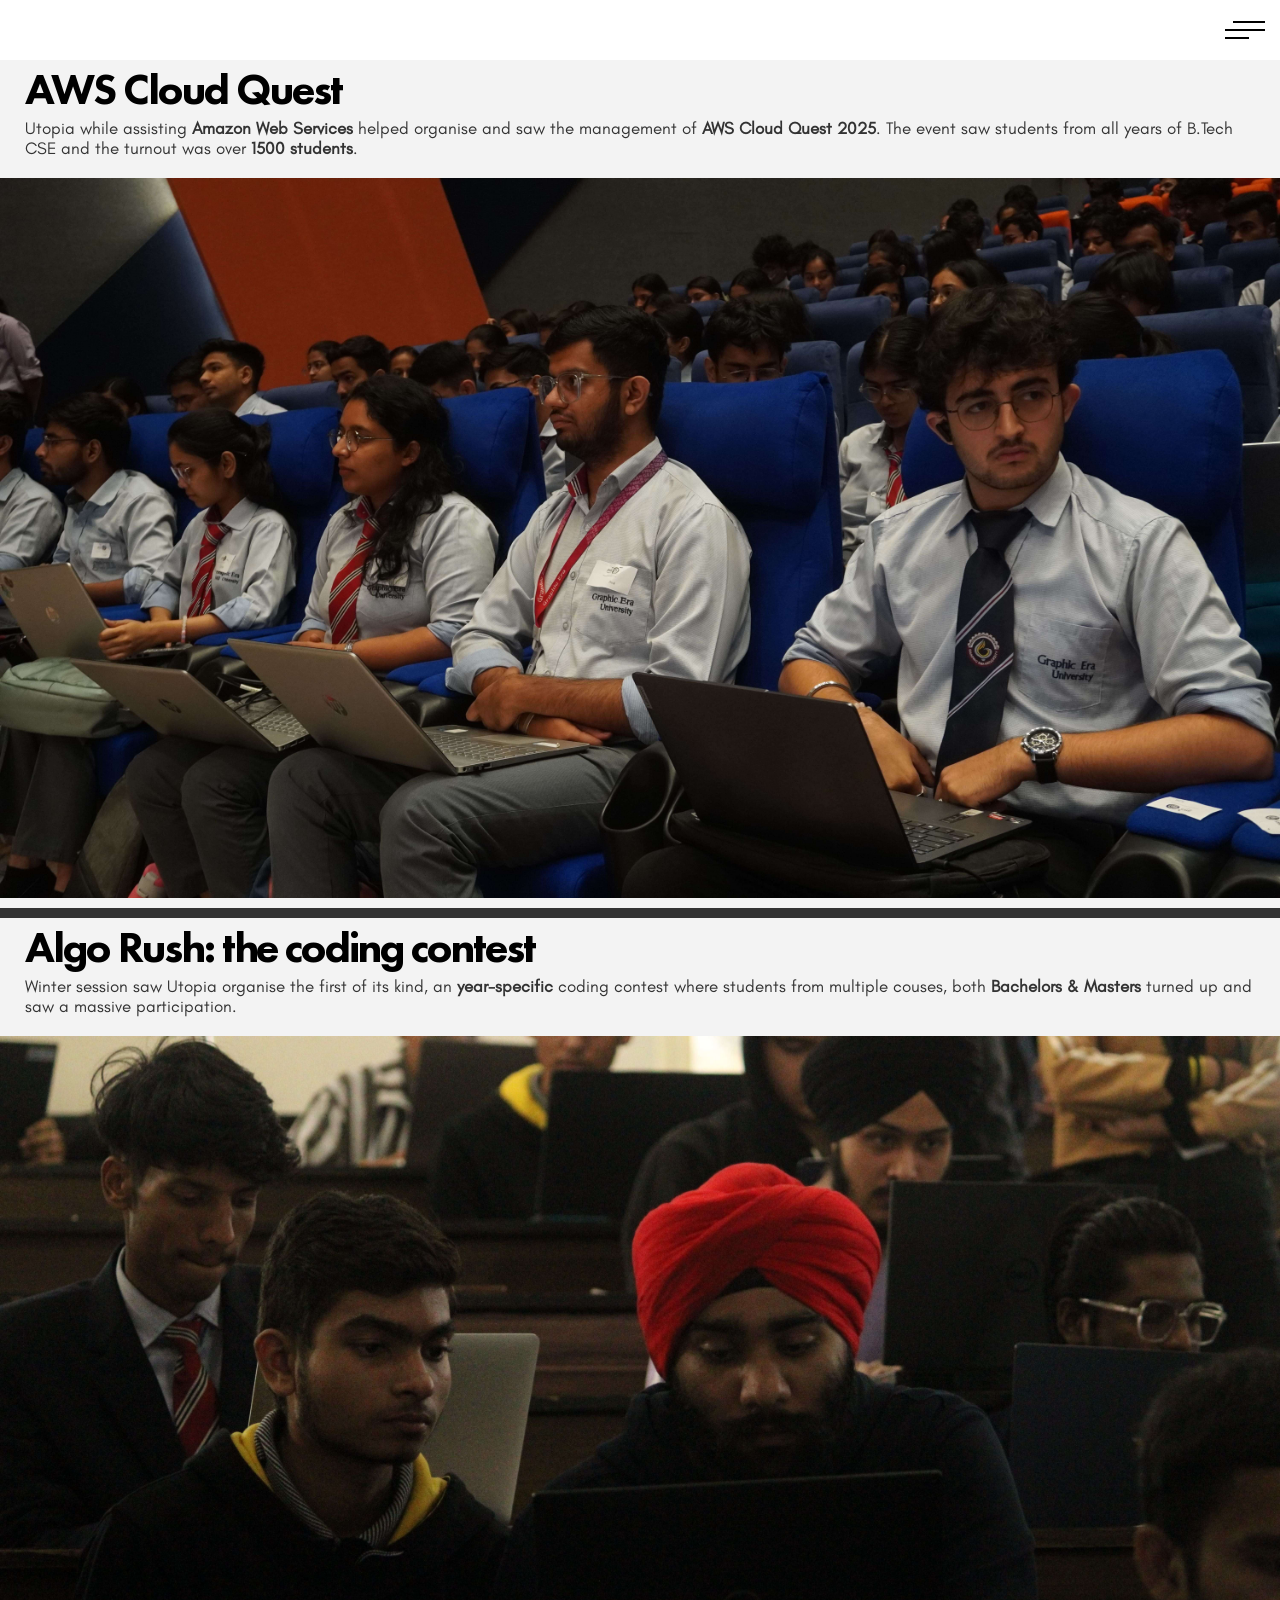
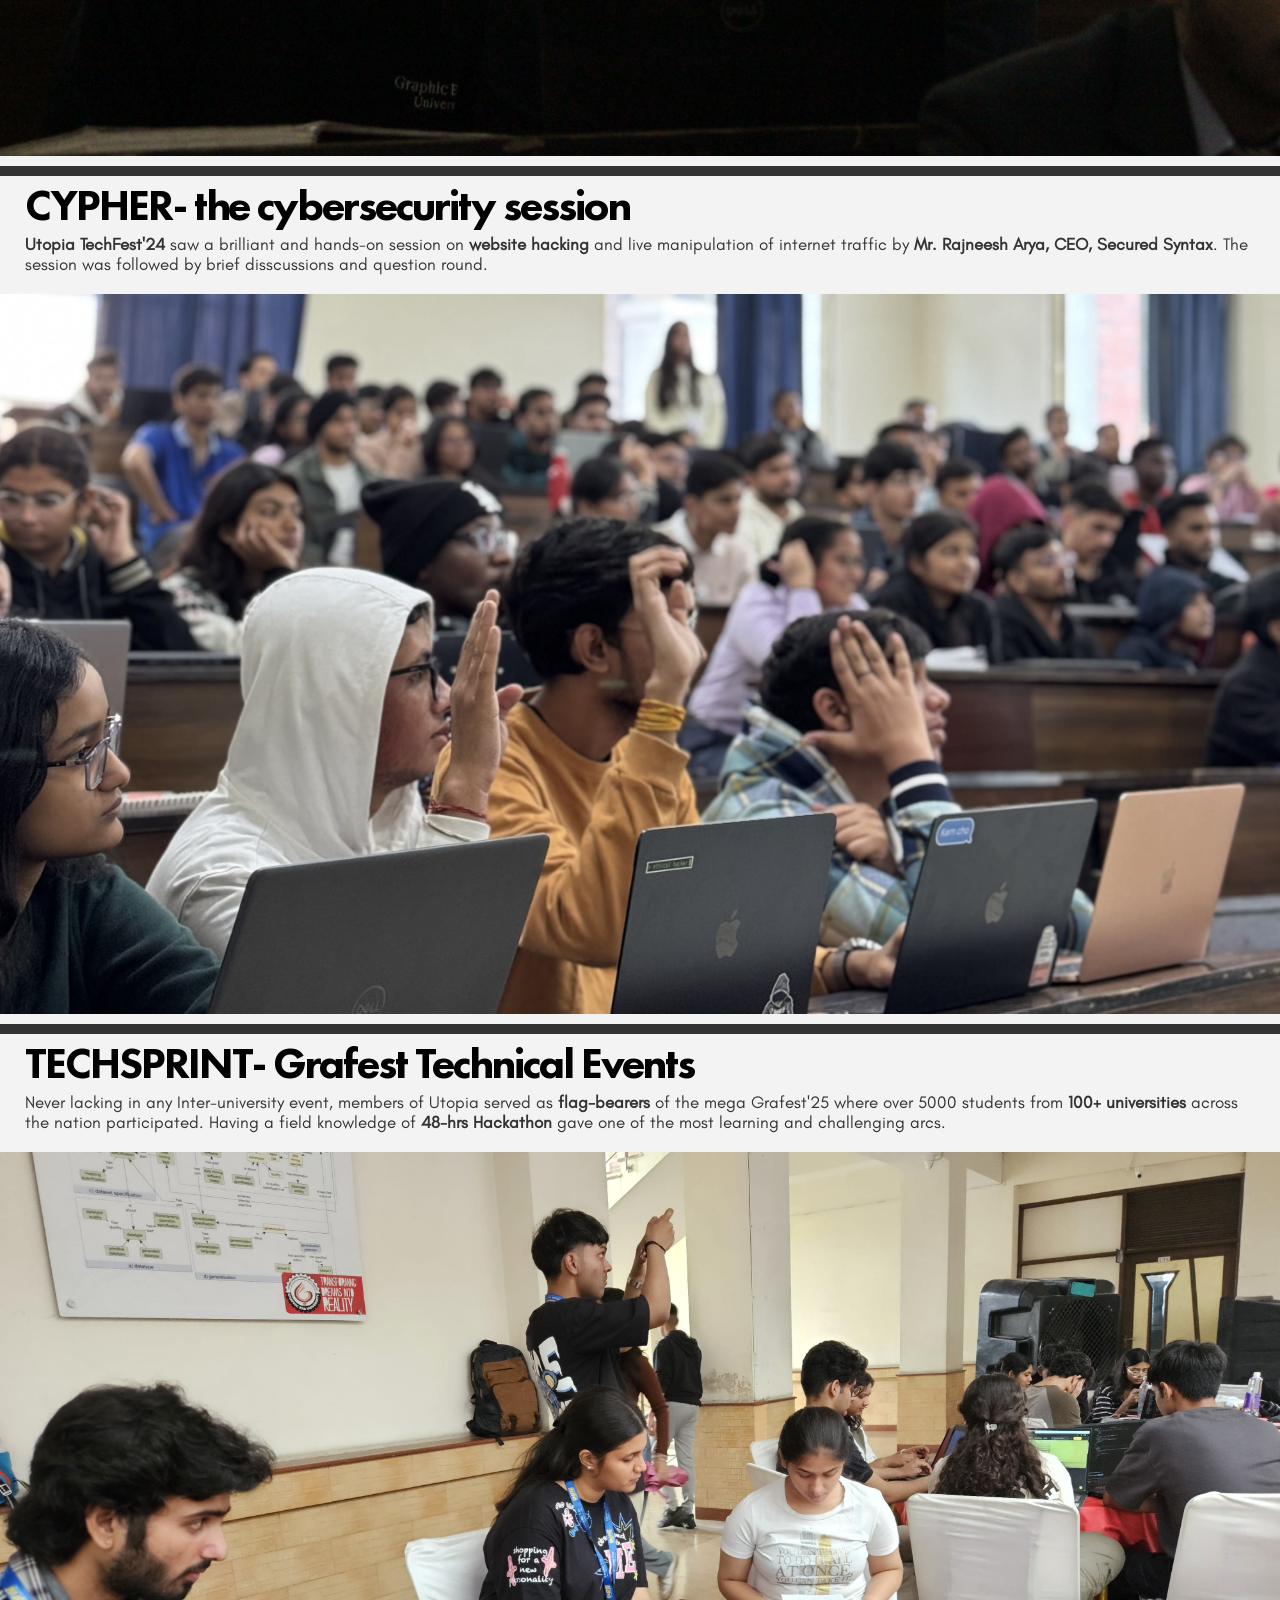
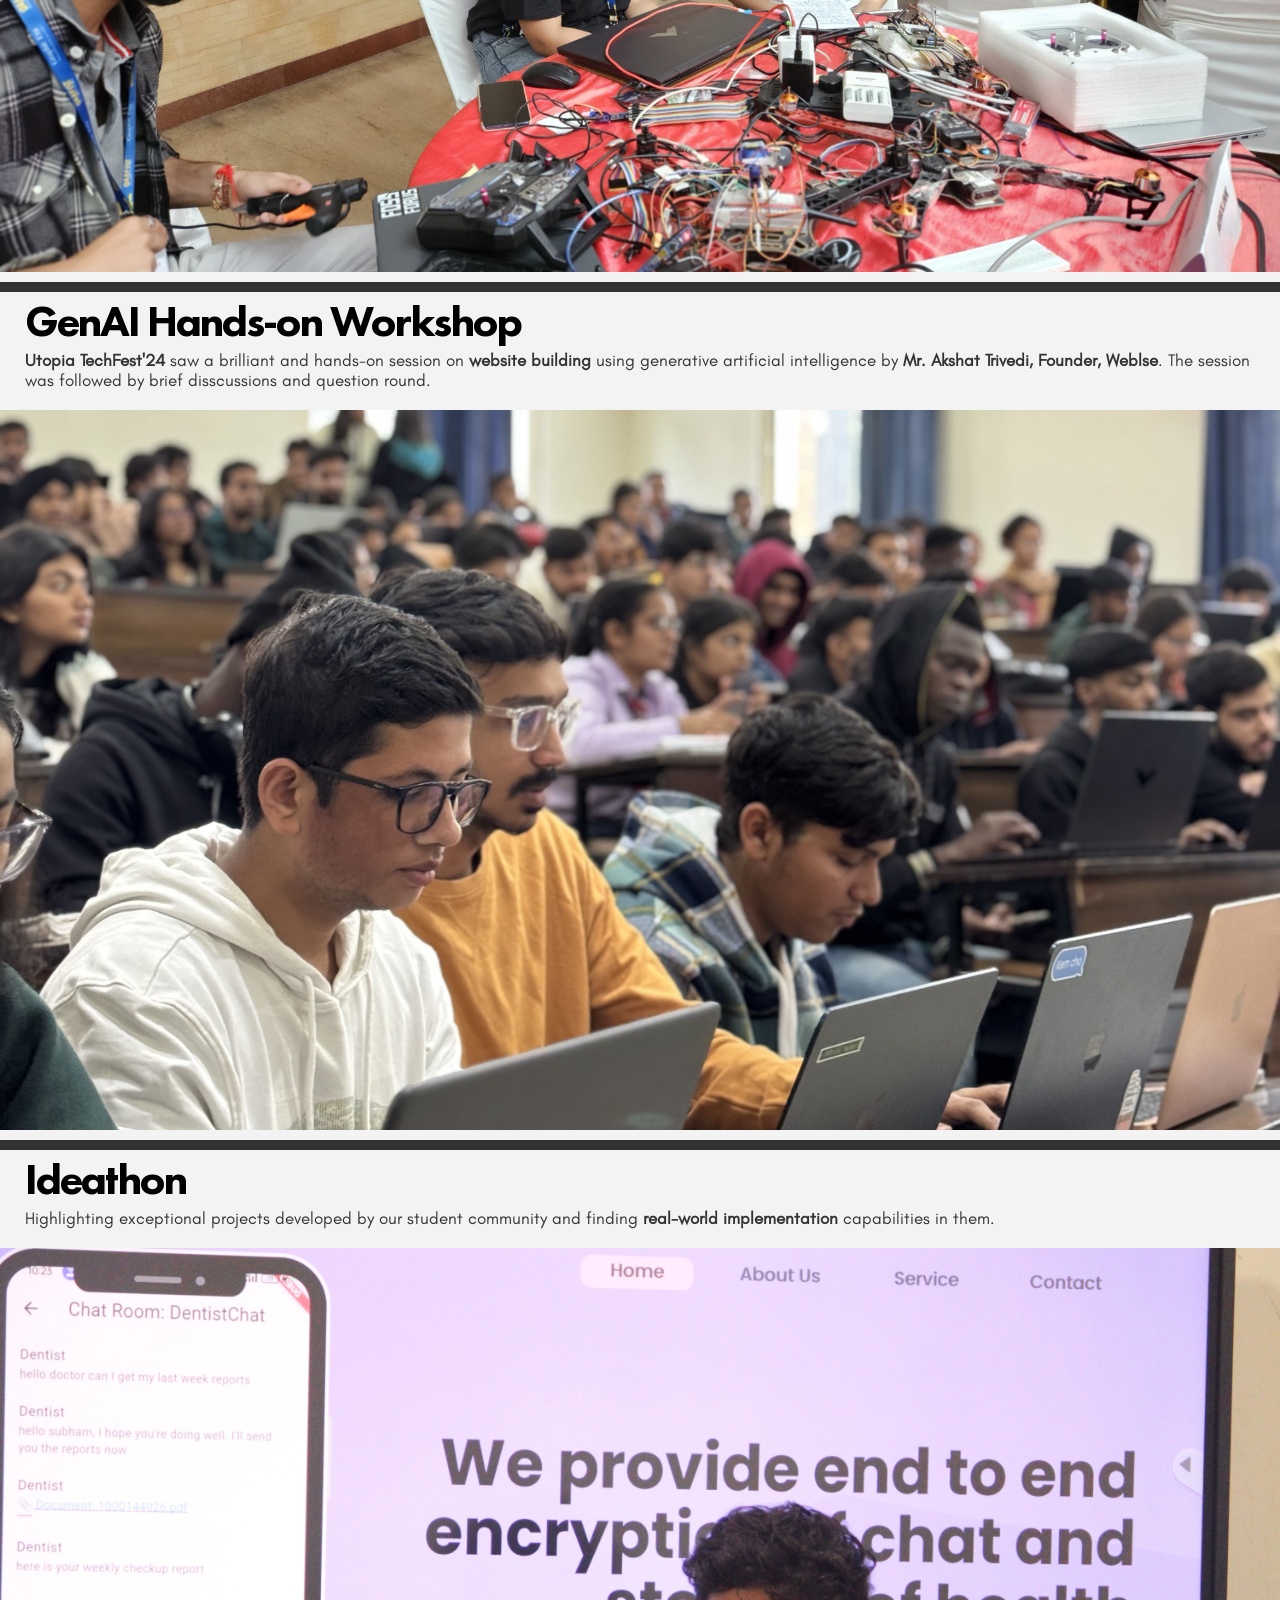
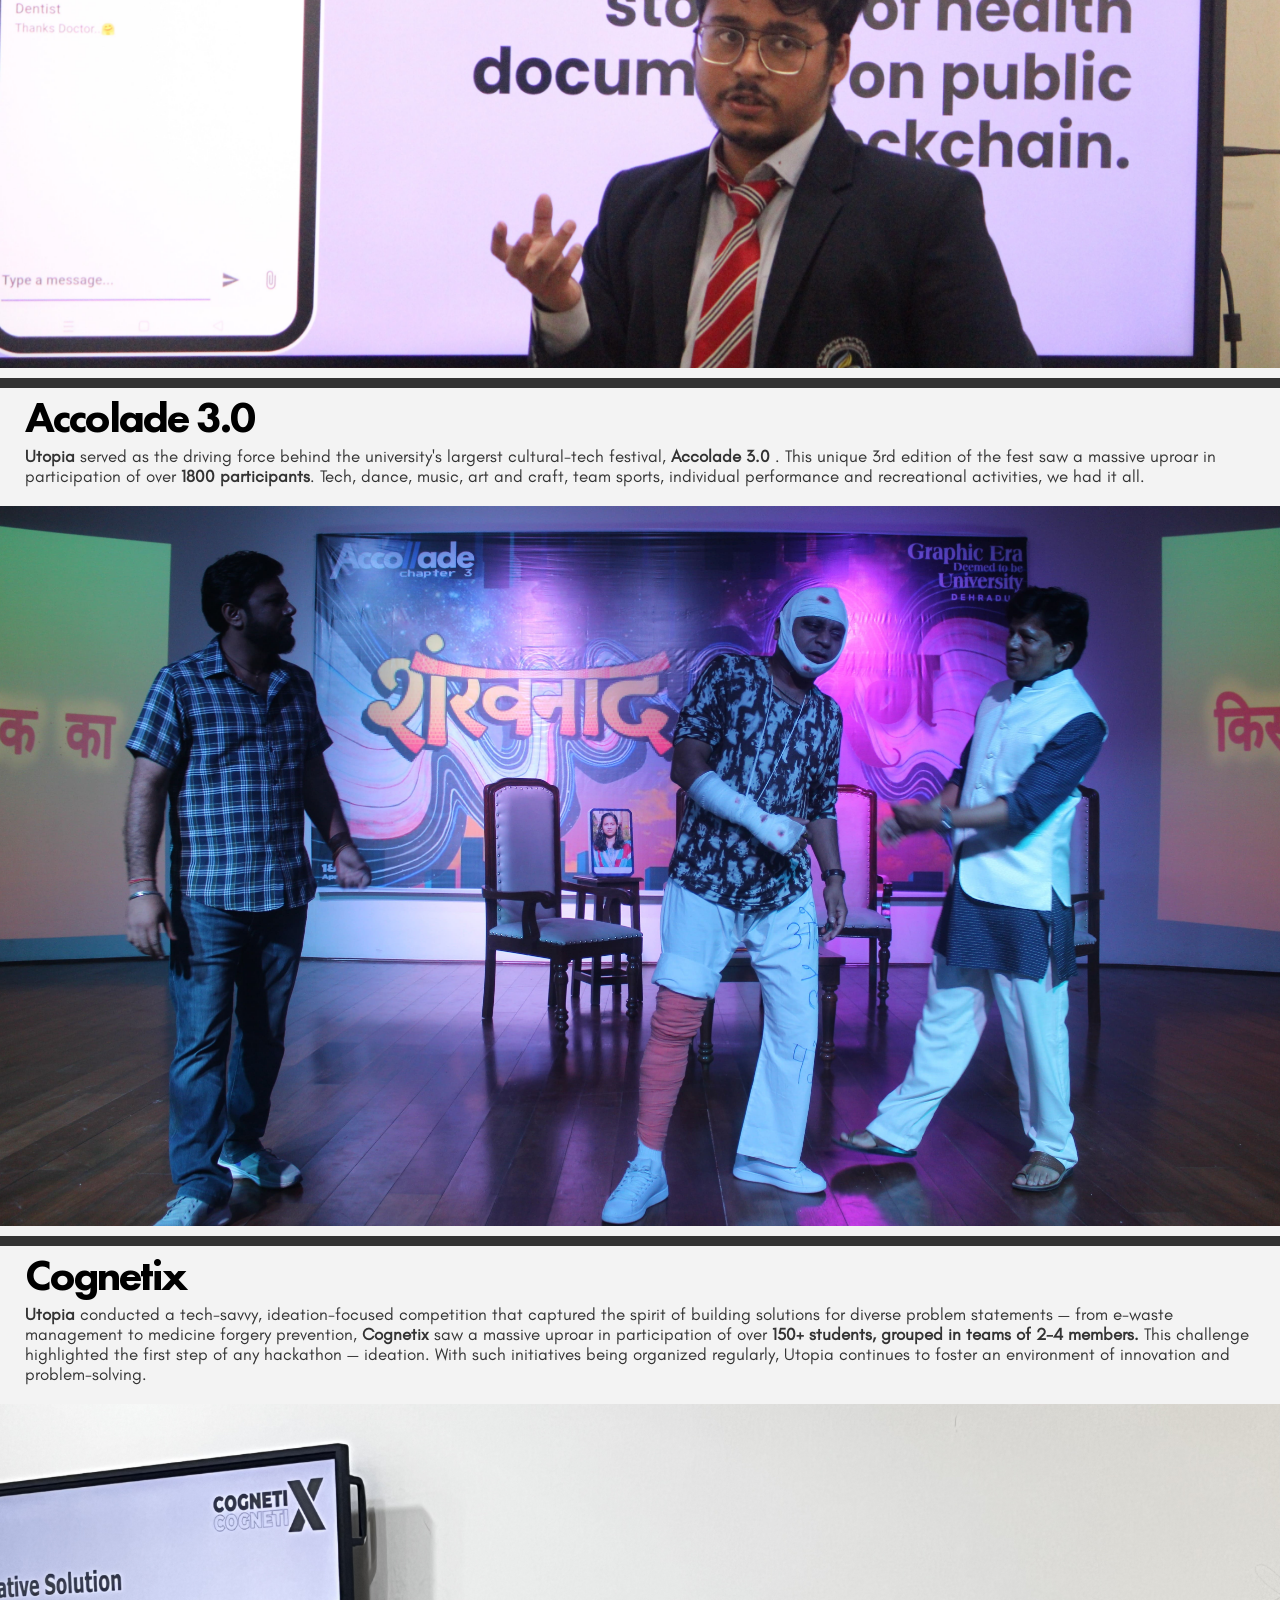
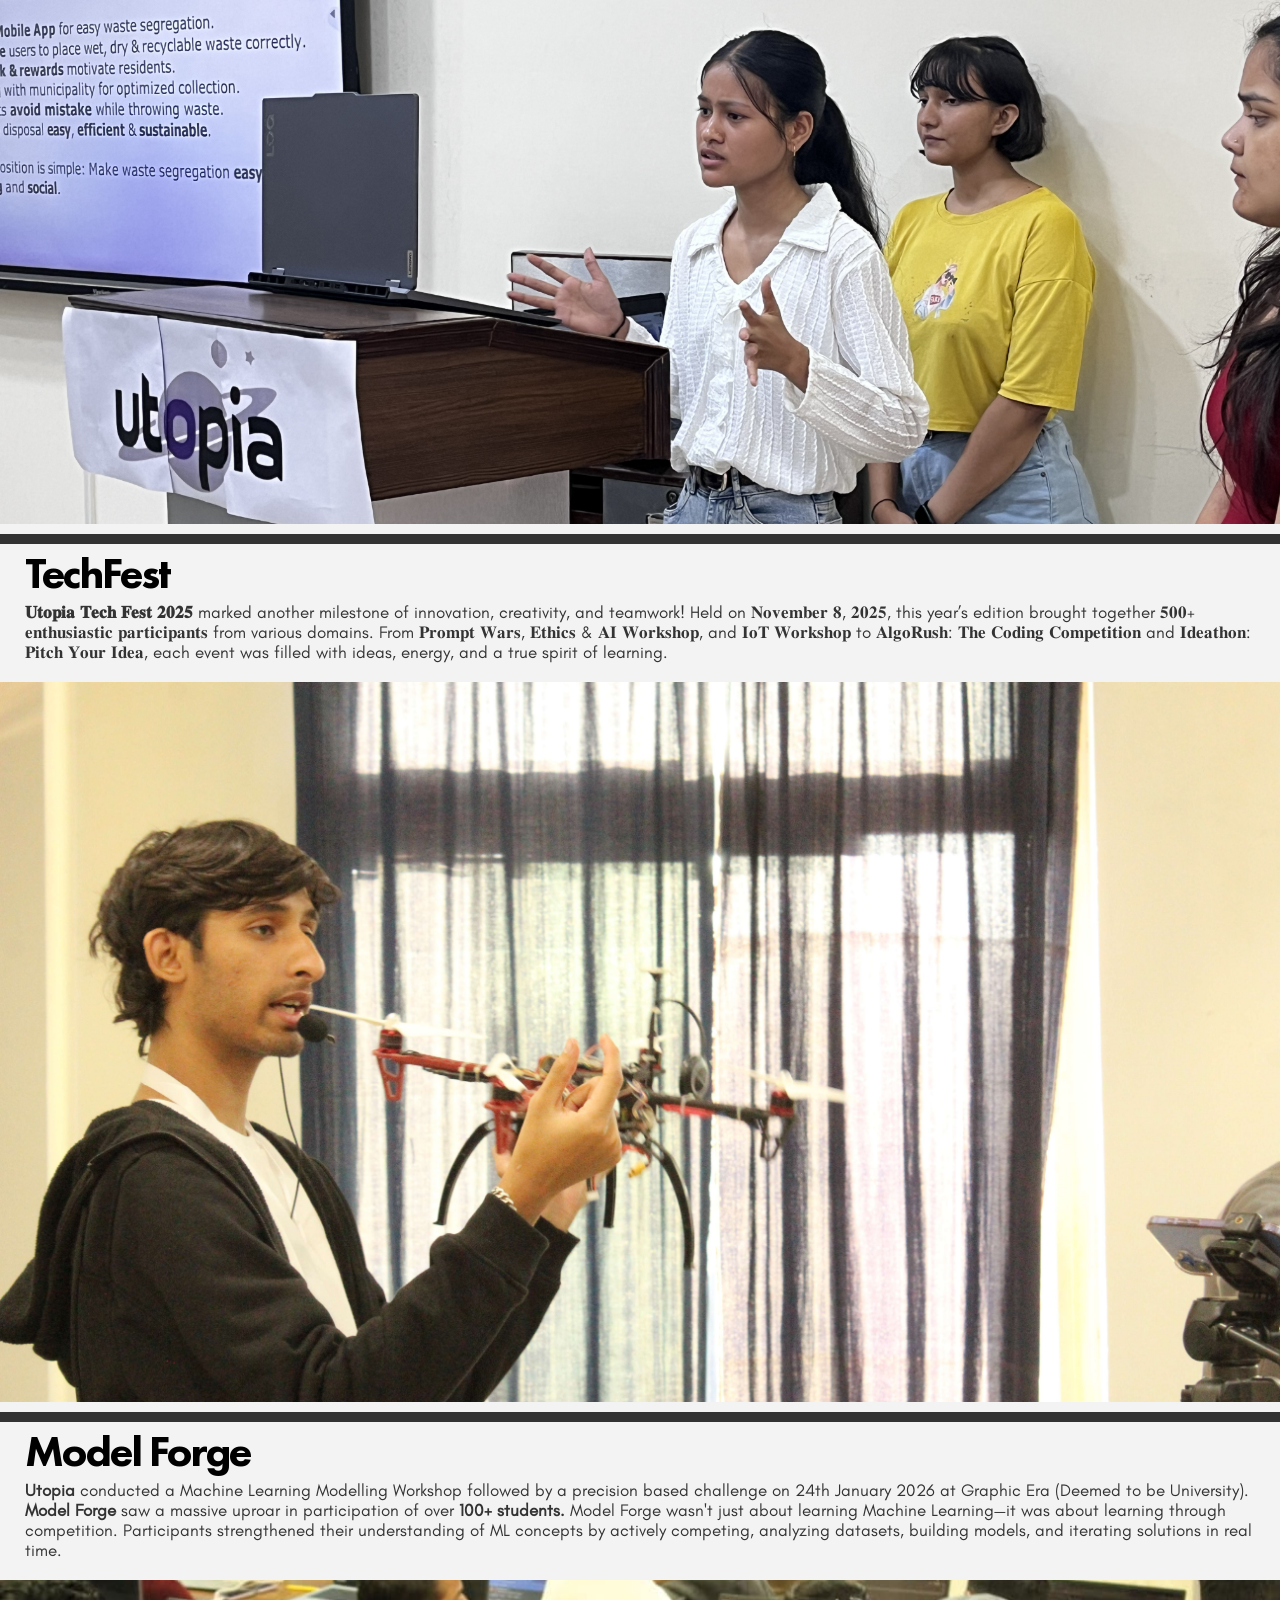
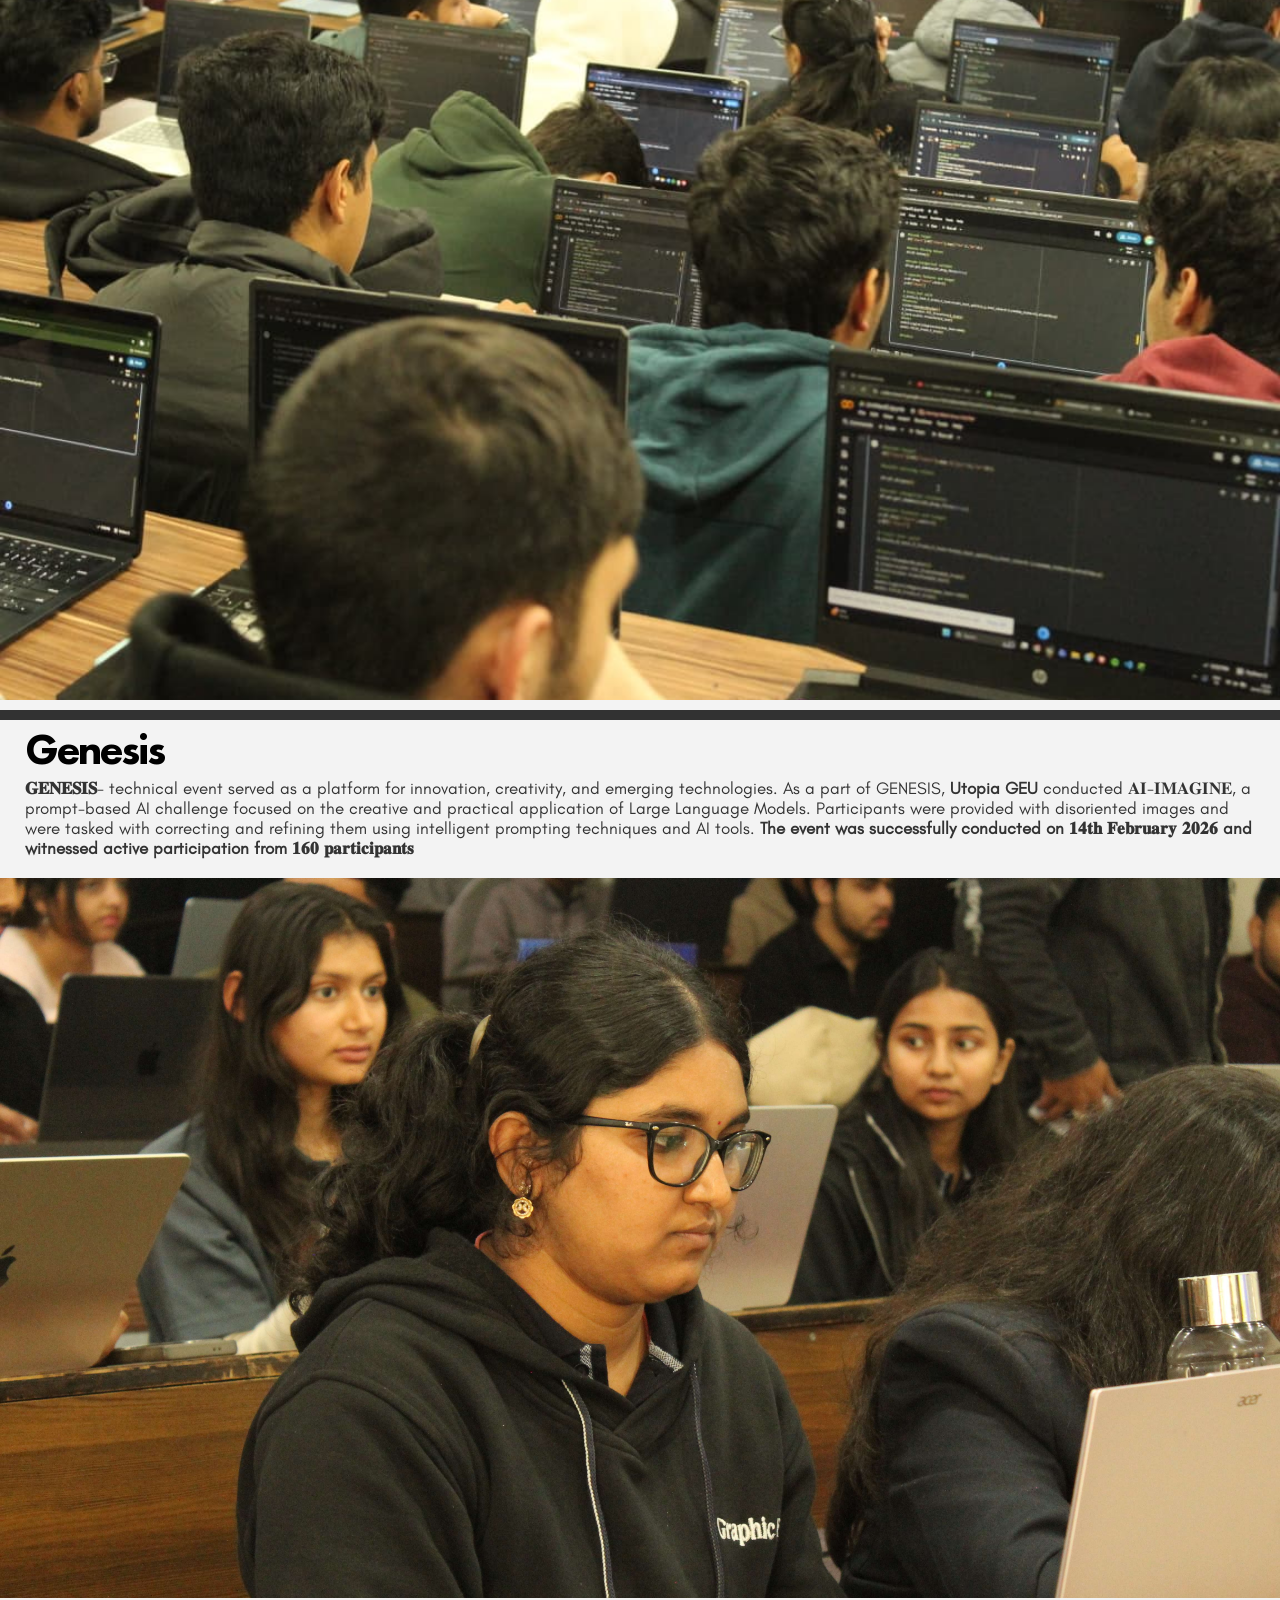
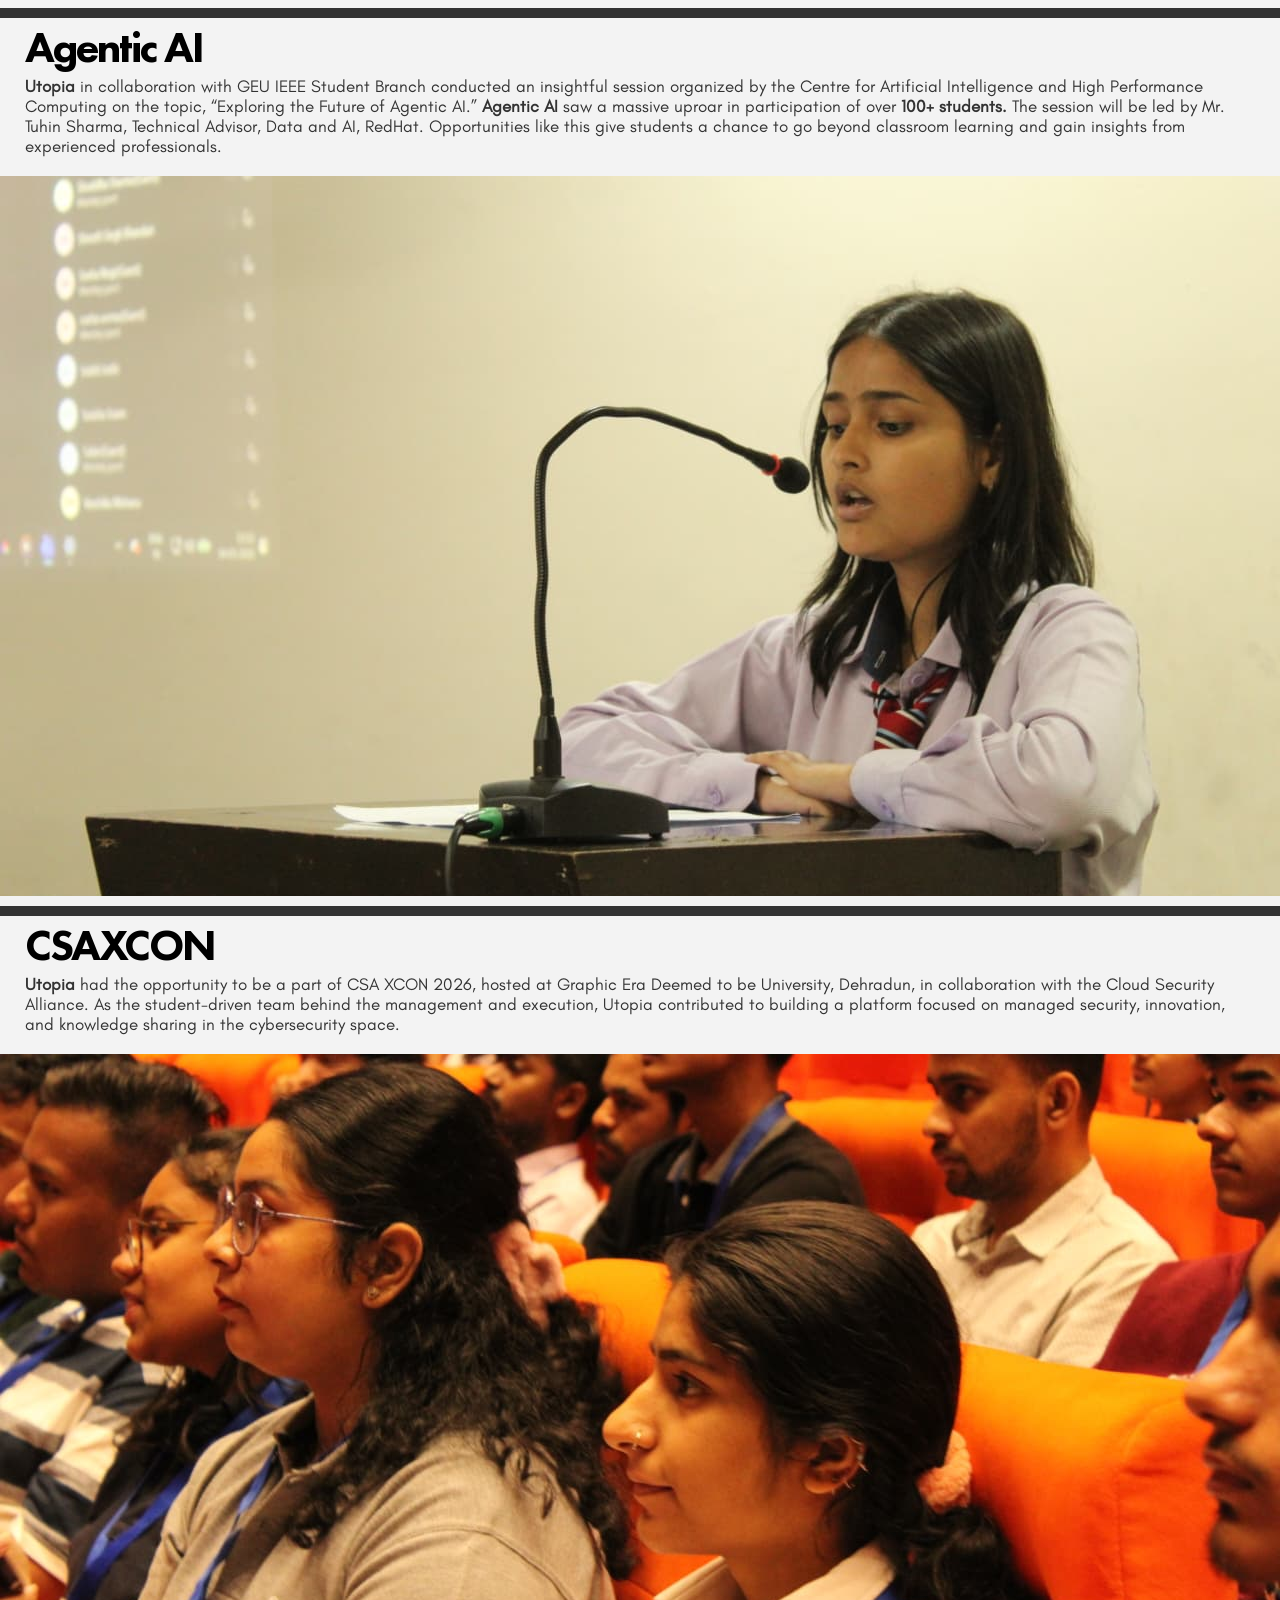
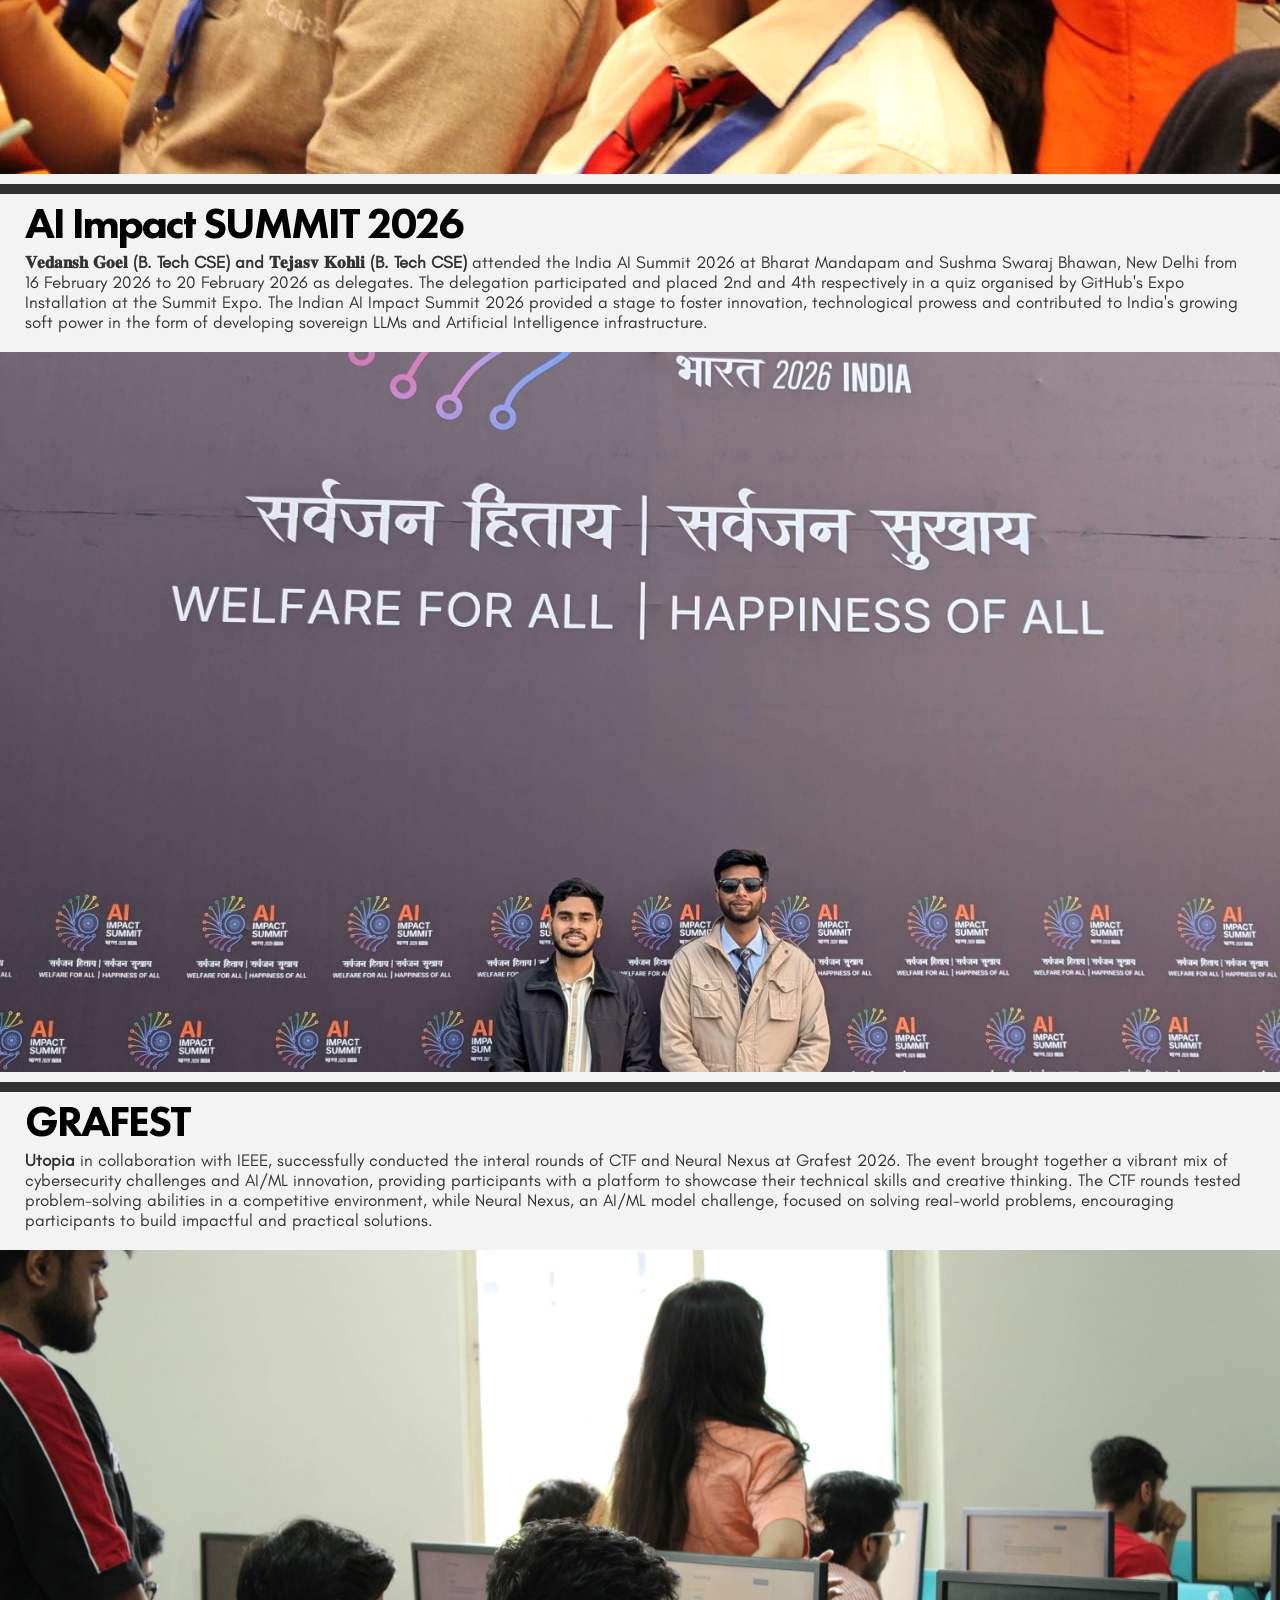
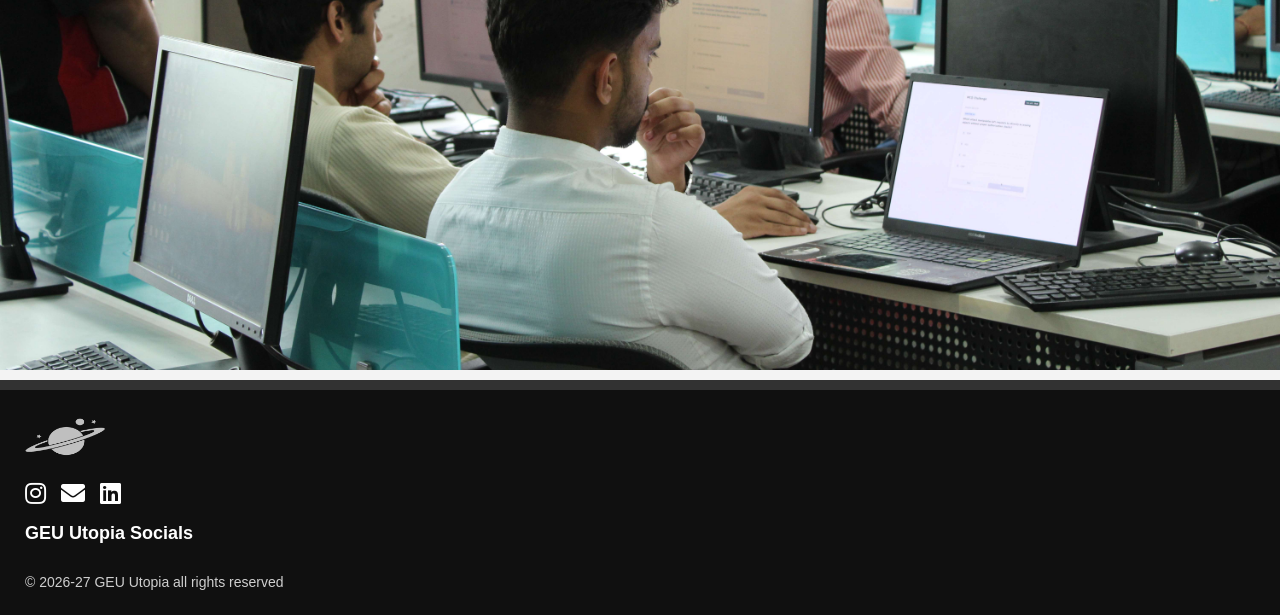
<file: utopia website/events.html>
<!DOCTYPE html>
<html lang="en">

<head>
    <link rel="icon" href="assets/uticon.png" type="image/png">

    <meta charset="UTF-8">
    <meta name="viewport" content="width=device-width, initial-scale=1.0">
    <title>Events</title>
    <link rel="stylesheet" href="css/eventcs.css">
    <link rel="stylesheet" href="https://cdnjs.cloudflare.com/ajax/libs/font-awesome/5.15.4/css/all.min.css">
</head>

<body>
    <nav id="navbar">
        <a href="index.html" style="display: flex; align-items: center;">
            <img src="assets/logozoom.png" alt="Logo" id="nav-logo">
        </a>
        <div class="hamburger">
            <div class="line line1"></div>
            <div class="line line2"></div>
            <div class="line line3"></div>
        </div>
    </nav>
    <div class="menu-overlay">
        <div class="menu-content">
            <ul>
                <li><a href="index.html">Home</a></li>
                <li><a href="events.html">Events</a></li>
                <li><a href="#" onclick="navigateToSection('founder')">Vision</a></li>
                <li><a href="#" onclick="navigateToSection('team')">Team</a></li>
            </ul>
        </div>
    </div>

    <script>
        function navigateToSection(sectionId) {
            // Store the section ID in sessionStorage
            sessionStorage.setItem('scrollTo', sectionId);
            // Navigate to index.html
            window.location.href = 'index.html';
        }

        // This would go in your index.html's JavaScript

    </script>

    <div class="content" style="height: auto; background-color:#323232">

        <div class="classicdiv" id="aws-cloud-quest">
            <div class="text-big">AWS Cloud Quest</div>
            <div class="text-exp">Utopia while assisting <strong>Amazon Web Services </strong>helped organise and saw
                the management of <strong>AWS Cloud Quest 2025</strong>. The event saw students from all years of B.Tech
                CSE and the turnout was over <strong>1500 students</strong>.</div>
            <div class="carousel-container">
                <div class="carousel">
                    <div class="carousel-slide">
                        <img src="assets/img/home11.jpg" alt="AWS Cloud Quest">
                    </div>
                    <div class="carousel-slide">
                        <img src="assets/img/11B02756.jpg" alt="TECHSPRINT">
                    </div>
                    <div class="carousel-slide">
                        <img src="assets/img/11B02806.jpg">
                    </div>
                    <div class="carousel-slide">
                        <img src="assets/img/11B02872.jpg">
                    </div>
                    <div class="carousel-slide">
                        <img src="assets/img/home.jpg">
                    </div>

                </div>
            </div>
        </div>

        <!-- ClassicDiv 2 -->
        <div class="classicdiv" id="algo-rush">
            <div class="text-big">Algo Rush: the coding contest</div>
            <div class="text-exp">Winter session saw Utopia organise the first of its kind, an
                <strong>year-specific</strong> coding contest where students from multiple couses, both
                <strong>Bachelors & Masters</strong> turned up and saw a massive participation.
            </div>
            <div class="carousel-container">
                <div class="carousel">
                    <div class="carousel-slide">
                        <img src="assets/img/IMG_3807.jpg" alt="Ideathon">
                    </div>

                    <div class="carousel-slide">
                        <img src="assets/img/IMG_3808.jpg" alt="Accolade">
                    </div>
                </div>
            </div>
        </div>

        <!-- ClassicDiv 3 -->
        <div class="classicdiv" id="cypher">
            <div class="text-big">CYPHER- the cybersecurity session</div>
            <div class="text-exp"><strong>Utopia TechFest'24</strong> saw a brilliant and hands-on session on
                <strong>website hacking</strong> and live manipulation of internet traffic by <strong>Mr. Rajneesh Arya,
                    CEO, Secured Syntax</strong>. The session was followed by brief disscussions and question round.
            </div>
            <div class="carousel-container">
                <div class="carousel">
                    <div class="carousel-slide">
                        <img src="assets/img/home4.jpeg" alt="TechFest">
                    </div>
                    <div class="carousel-slide">
                        <img src="assets/img/IMG_20250710_171814.jpg" alt="TechFest">
                    </div>

                    <div class="carousel-slide">
                        <img src="assets/img/IMG_5817.jpg" alt="Coding Contest">
                    </div>
                </div>
            </div>
        </div>


        <!-- ClassicDiv 4 -->
        <div class="classicdiv" id="techsprint">
            <div class="text-big">TECHSPRINT- Grafest Technical Events</div>
            <div class="text-exp">Never lacking in any Inter-university event, members of Utopia served as
                <strong>flag-bearers</strong> of the mega Grafest'25 where over 5000 students from <strong>100+
                    universities</strong> across the nation participated. Having a field knowledge of <strong>48-hrs
                    Hackathon</strong> gave one of the most learning and challenging arcs.
            </div>
            <div class="carousel-container">
                <div class="carousel">
                    <div class="carousel-slide">
                        <img src="assets/img/20250502_123354.jpg" alt="Project 1">
                    </div>
                    <div class="carousel-slide">
                        <img src="assets/img/20250502_123724.jpg" alt="Project 2">
                    </div>

                    <div class="carousel-slide">
                        <img src="assets/img/20250503_123627.jpg" alt="Project 2">
                    </div>
                    <div class="carousel-slide">
                        <img src="assets/img/home3.jpg" alt="Project 2">
                    </div>
                    <div class="carousel-slide">
                        <img src="assets/img/20250502_135018.jpg" alt="Project 2">
                    </div>
                </div>
            </div>
        </div>

        <!-- ClassicDiv 3 -->
        <div class="classicdiv" id="genai-workshop">
            <div class="text-big">GenAI Hands-on Workshop</div>
            <div class="text-exp"><strong>Utopia TechFest'24</strong> saw a brilliant and hands-on session on
                <strong>website building </strong>using generative artificial intelligence by <strong>Mr. Akshat
                    Trivedi, Founder, Weblse</strong>. The session was followed by brief disscussions and question
                round.
            </div>
            <div class="carousel-container">
                <div class="carousel">
                    <div class="carousel-slide">
                        <img src="assets/img/IMG_5864.jpg" alt="TechFest">
                    </div>
                    <div class="carousel-slide">
                        <img src="assets/img/IMG_5914.jpg" alt="TechFest">
                    </div>

                    <div class="carousel-slide">
                        <img src="assets/img/IMG_5838.jpg" alt="Coding Contest">
                    </div>
                </div>
            </div>
        </div>

        <!-- ClassicDiv 4 -->
        <div class="classicdiv" id="ideathon">
            <div class="text-big">Ideathon</div>
            <div class="text-exp">Highlighting exceptional projects developed by our student community and finding
                <strong>real-world implementation</strong> capabilities in them.
            </div>
            <div class="carousel-container">
                <div class="carousel">
                    <div class="carousel-slide">
                        <img src="assets/img/IMG_3537.jpg" alt="Project 1">
                    </div>
                    <div class="carousel-slide">
                        <img src="assets/img/IMG_6042.jpg" alt="Project 2">
                    </div>

                    <div class="carousel-slide">
                        <img src="assets/img/IMG_3621.jpg" alt="Project 2">
                    </div>
                    <div class="carousel-slide">
                        <img src="assets/img/IMG_20250710_171748.jpg" alt="Project 2">
                    </div>
                </div>
            </div>
        </div>
        <div class="classicdiv" id="accolade">
            <div class="text-big">Accolade 3.0</div>
            <div class="text-exp"><strong>Utopia </strong> served as the driving force behind the university's largerst
                cultural-tech festival, <strong>Accolade 3.0 </strong>. This unique 3rd edition of the fest saw a
                massive uproar in participation of over <strong>1800 participants</strong>. Tech, dance, music, art and
                craft, team sports, individual performance and recreational activities, we had it all.</div>
            <div class="carousel-container">
                <div class="carousel">
                    <div class="carousel-slide">
                        <img src="assets/img/DSC03824.jpg" alt="TechFest">
                    </div>
                    <div class="carousel-slide">
                        <img src="assets/img/DSC03046.jpg" alt="TechFest">
                    </div>

                    <div class="carousel-slide">
                        <img src="assets/img/IMG_6250.jpg" alt="Coding Contest">
                    </div>
                    <div class="carousel-slide">
                        <img src="assets/img/IMG_6018.jpg" alt="Coding Contest">
                    </div>
                    <div class="carousel-slide">
                        <img src="assets/img/IMG_6294.JPG" alt="Coding Contest">
                    </div>

                </div>
            </div>
        </div>
        <div class="classicdiv" id="accolade">
            <div class="text-big">Cognetix</div>
            <div class="text-exp"><strong>Utopia </strong> conducted a tech-savvy, ideation-focused competition that
                captured the spirit of building solutions for diverse problem statements — from e-waste management
                to
                medicine forgery prevention,
                <strong>Cognetix</strong> saw a
                massive uproar in participation of over <strong> 150+ students, grouped in teams of 2-4 members.
                </strong>This challenge highlighted the first step of any hackathon — ideation. With such
                initiatives
                being organized regularly, Utopia continues to foster an environment of innovation and
                problem-solving.
            </div>
            <div class="carousel-container">
                <div class="carousel">
                    <div class="carousel-slide">
                        <img src="assets/img/cog1.png" alt="TechFest">
                    </div>
                    <div class="carousel-slide">
                        <img src="assets/img/cog2.png" alt="TechFest">
                    </div>
                     <div class="carousel-slide">
                        <img src="assets/img/cognetixx1.jpg" alt="TechFest">
                    </div>
                     <div class="carousel-slide">
                        <img src="assets/img/cognetix2.jpg" alt="TechFest">
                    </div>
                     <div class="carousel-slide">
                        <img src="assets/img/cognetix3.jpg" alt="TechFest">
                    </div>


                </div>
            </div>
        </div>

        <div class="classicdiv" id="CSAXCON">
            <div class="text-big">TechFest</div>
            <div class="text-exp"><strong>𝐔𝐭𝐨𝐩𝐢𝐚 𝐓𝐞𝐜𝐡 𝐅𝐞𝐬𝐭 𝟐𝟎𝟐𝟓 </strong> marked another milestone of
                innovation, creativity, and teamwork!
                Held on 𝐍𝐨𝐯𝐞𝐦𝐛𝐞𝐫 𝟖, 𝟐𝟎𝟐𝟓, this year’s edition brought together 𝟓𝟎𝟎+
                𝐞𝐧𝐭𝐡𝐮𝐬𝐢𝐚𝐬𝐭𝐢𝐜 𝐩𝐚𝐫𝐭𝐢𝐜𝐢𝐩𝐚𝐧𝐭𝐬 from various domains.
                From 𝐏𝐫𝐨𝐦𝐩𝐭 𝐖𝐚𝐫𝐬, 𝐄𝐭𝐡𝐢𝐜𝐬 & 𝐀𝐈 𝐖𝐨𝐫𝐤𝐬𝐡𝐨𝐩, and 𝐈𝐨𝐓 𝐖𝐨𝐫𝐤𝐬𝐡𝐨𝐩 to
                𝐀𝐥𝐠𝐨𝐑𝐮𝐬𝐡: 𝐓𝐡𝐞 𝐂𝐨𝐝𝐢𝐧𝐠 𝐂𝐨𝐦𝐩𝐞𝐭𝐢𝐭𝐢𝐨𝐧 and 𝐈𝐝𝐞𝐚𝐭𝐡𝐨𝐧: 𝐏𝐢𝐭𝐜𝐡 𝐘𝐨𝐮𝐫
                𝐈𝐝𝐞𝐚, each event was filled with ideas, energy, and a true spirit of learning.
            </div>
            <div class="carousel-container">
                <div class="carousel">
                    <div class="carousel-slide">
                        <img src="assets/img/techfest1.JPG" alt="TechFest">
                    </div>
                    <div class="carousel-slide">
                        <img src="assets/img/techfest2.JPG" alt="TechFest">
                    </div>

                    <div class="carousel-slide">
                        <img src="assets/img/techfest3.JPG" alt="TechFest">
                    </div>
                    <div class="carousel-slide">
                        <img src="assets/img/techfest4.JPG" alt="TechFest">
                    </div>


                </div>
            </div>
        </div>

        <div class="classicdiv" id="model-forge">
            <div class="text-big">Model Forge</div>
            <div class="text-exp"><strong>Utopia </strong> conducted a Machine Learning Modelling Workshop followed by a
                precision based challenge on 24th January 2026 at Graphic Era (Deemed to be University).

                <strong>Model Forge</strong> saw a
                massive uproar in participation of over <strong> 100+ students.
                </strong> Model Forge wasn't just about learning Machine Learning—it was about learning through
                competition.
                Participants strengthened their understanding of ML concepts by actively competing, analyzing datasets,
                building models, and iterating solutions in real time.

            </div>
            <div class="carousel-container">
                <div class="carousel">
                    <div class="carousel-slide">
                        <img src="assets/img/mod1.png" alt="Model Forge">
                    </div>
                    <div class="carousel-slide">
                        <img src="assets/img/mod2.png" alt="Model Forge">
                    </div>

                    <div class="carousel-slide">
                        <img src="assets/img/mod3.png" alt="Model Forge">
                    </div>
                    <div class="carousel-slide">
                        <img src="assets/img/mod5.png" alt="Model Forge">
                    </div>

                </div>
            </div>
        </div>


        <div class="classicdiv" id="model-forge">
            <div class="text-big">Genesis</div>
            <div class="text-exp"><strong>𝐆𝐄𝐍𝐄𝐒𝐈𝐒</strong>- technical event served as a platform for innovation,
                creativity, and emerging technologies.
                As a part of GENESIS,
                <strong> Utopia GEU</strong> conducted 𝐀𝐈-𝐈𝐌𝐀𝐆𝐈𝐍𝐄, a prompt-based AI challenge focused on the
                creative and practical application of Large Language Models. Participants were provided with disoriented
                images and were tasked with correcting and refining them using intelligent prompting techniques and AI
                tools.
                <strong>
                    The event was successfully conducted on 𝟏𝟒𝐭𝐡 𝐅𝐞𝐛𝐫𝐮𝐚𝐫𝐲 𝟐𝟎𝟐𝟔 and witnessed active
                    participation from 𝟏𝟔𝟎 𝐩𝐚𝐫𝐭𝐢𝐜𝐢𝐩𝐚𝐧𝐭𝐬
                </strong>
            </div>
            <div class="carousel-container">
                <div class="carousel">
                    <div class="carousel-slide">
                        <img src="assets/img/genesis1.JPG" alt="Model Forge">
                    </div>
                    <div class="carousel-slide">
                        <img src="assets/img/genesis2.JPG" alt="Model Forge">
                    </div>

                    <div class="carousel-slide">
                        <img src="assets/img/genesis3.JPG" alt="Model Forge">
                    </div>
                    <div class="carousel-slide">
                        <img src="assets/img/genesis4.JPG" alt="Model Forge">
                    </div>
                    <div class="carousel-slide">
                        <img src="assets/img/genesis5.JPG" alt="Model Forge">
                    </div>



                </div>
            </div>
        </div>

        <div class="classicdiv" id="Agentic AI">
            <div class="text-big">Agentic AI</div>
            <div class="text-exp"><strong>Utopia </strong> in collaboration with GEU IEEE Student Branch conducted
                an
                insightful session organized by the Centre for Artificial Intelligence and High Performance
                Computing on
                the
                topic, “Exploring the Future of Agentic AI.”

                <strong>Agentic AI</strong> saw a
                massive uproar in participation of over <strong> 100+ students.
                </strong>The session will be led by Mr. Tuhin Sharma, Technical Advisor, Data and AI, RedHat.
                Opportunities
                like this give students a chance to go beyond classroom learning and gain insights from experienced
                professionals.
            </div>
            <div class="carousel-container">
                <div class="carousel">
                    <div class="carousel-slide">
                        <img src="assets/img/agentic1.png" alt="Agentic AI">
                    </div>
                    <div class="carousel-slide">
                        <img src="assets/img/agentic2.png" alt="Agentic AI">
                    </div>

                    <div class="carousel-slide">
                        <img src="assets/img/agentic3.png" alt="Agentic AI">
                    </div>
                    <div class="carousel-slide">
                        <img src="assets/img/agentic4.png" alt="Agentic AI">
                    </div>
                    <div class="carousel-slide">
                        <img src="assets/img/agentic5.png" alt="Agentic AI">
                    </div>

                </div>
            </div>


        </div>

        <div class="classicdiv" id="CSAXCON">
            <div class="text-big">CSAXCON</div>
            <div class="text-exp"><strong>Utopia </strong> had the opportunity to be a part of CSA
                XCON 2026, hosted at Graphic Era Deemed to be University, Dehradun, in collaboration with the
                Cloud Security Alliance.

                As the student-driven team behind the management and execution, Utopia contributed to building a
                platform
                focused on managed security, innovation, and knowledge sharing in the cybersecurity space.
            </div>
            <div class="carousel-container">
                <div class="carousel">
                    <div class="carousel-slide">
                        <img src="assets/img/csa1.png" alt="CSAXCON">
                    </div>
                    <div class="carousel-slide">
                        <img src="assets/img/csa2.png" alt="CSAXCON">
                    </div>

                    <div class="carousel-slide">
                        <img src="assets/img/csa3.png" alt="CSAXCON">
                    </div>
                    <div class="carousel-slide">
                        <img src="assets/img/csa4.png" alt="CSAXCON">
                    </div>
                    <div class="carousel-slide">
                        <img src="assets/img/csa5.png" alt="CSAXCON">
                    </div>
                    <div class="carousel-slide">
                        <img src="assets/img/csa6.png" alt="CSAXCON">
                    </div>

                </div>
            </div>
        </div>

        <div class="classicdiv" id="CSAXCON">
            <div class="text-big">AI Impact SUMMIT 2026</div>
            <div class="text-exp"><strong> 𝐕𝐞𝐝𝐚𝐧𝐬𝐡 𝐆𝐨𝐞𝐥 (B. Tech CSE) and 𝐓𝐞𝐣𝐚𝐬𝐯 𝐊𝐨𝐡𝐥𝐢 (B.
                    Tech
                    CSE)</strong>

                attended the India AI
                Summit 2026 at Bharat Mandapam and Sushma Swaraj Bhawan, New Delhi from 16 February 2026 to 20
                February
                2026 as delegates.

                The delegation participated and placed 2nd and 4th respectively in a quiz organised by GitHub's Expo
                Installation at the Summit Expo.

                The Indian AI Impact Summit 2026 provided a stage to foster innovation, technological prowess and
                contributed to India's growing soft power in the form of developing sovereign LLMs and Artificial
                Intelligence infrastructure.

            </div>
            <div class="carousel-container">
                <div class="carousel">
                    <div class="carousel-slide">
                        <img src="assets/img/ai-summit3.jpeg" alt="AI-SUMMIT">
                    </div>
                    <div class="carousel-slide">
                        <img src="assets/img/ai-summit1.jpeg" alt="CSAXCON">
                    </div>

                    <div class="carousel-slide">
                        <img src="assets/img/ai-summit2.jpeg" alt="AI-SUMMIT">
                    </div>


                </div>
            </div>
        </div>



        <div class="classicdiv" id="CSAXCON">
            <div class="text-big">GRAFEST</div>
            <div class="text-exp"><strong>Utopia </strong> in collaboration with IEEE, successfully conducted the
                interal rounds of CTF and Neural Nexus at Grafest 2026.

                The event brought together a vibrant mix of cybersecurity challenges and AI/ML innovation, providing
                participants with a platform to showcase their technical skills and creative thinking. The CTF
                rounds
                tested problem-solving abilities in a competitive environment, while Neural Nexus, an AI/ML model
                challenge, focused on solving real-world problems, encouraging participants to build impactful and
                practical solutions.

            </div>
            <div class="carousel-container">
                <div class="carousel">
                    <div class="carousel-slide">
                        <img src="assets/img/graphest2.jpeg" alt="CSAXCON">
                    </div>
                    <div class="carousel-slide">
                        <img src="assets/img/graphest3.jpeg" alt="CSAXCON">
                    </div>

                    <div class="carousel-slide">
                        <img src="assets/img/graphest4.jpeg" alt="CSAXCON">
                    </div>
                    <div class="carousel-slide">
                        <img src="assets/img/graphest5.jpeg" alt="CSAXCON">
                    </div>
                    <div class="carousel-slide">
                        <img src="assets/img/graphest6.jpeg" alt="CSAXCON">
                    </div>
                    <div class="carousel-slide">
                        <img src="assets/img/graphest7.jpeg" alt="CSAXCON">
                    </div>

                </div>
            </div>
        </div>





        <div class="footer">
            <div class="footer-content">
                <div class="footer-left">
                    <div class="logo-space">
                        <img src="assets/saturn-removebg-preview.png" alt="Logo" class="footer-logo">
                    </div>
                    <div class="social-icons">
                        <a href="https://www.instagram.com/utopia.geu?utm_source=ig_web_button_share_sheet&igsh=ZDNlZDc0MzIxNw=="
                            class="social-icon"><i class="fab fa-instagram"></i></a>
                        <a href="mailto:utopiafest01@gmail.com" class="social-icon"><i class="fas fa-envelope"></i></a>
                        <a href="https://www.linkedin.com/in/utopia-geu-7516ba364" class="social-icon"><i
                                class="fab fa-linkedin"></i></a>
                    </div>
                    <div class="platform-name">
                        GEU Utopia Socials
                    </div>
                </div>
                <div class="footer-right">
                    <p>© 2026-27 GEU Utopia all rights reserved</p>
                </div>
            </div>
        </div>
    </div>

    <script src="js/eventjs.js"></script>
</body>

</html>
</file>
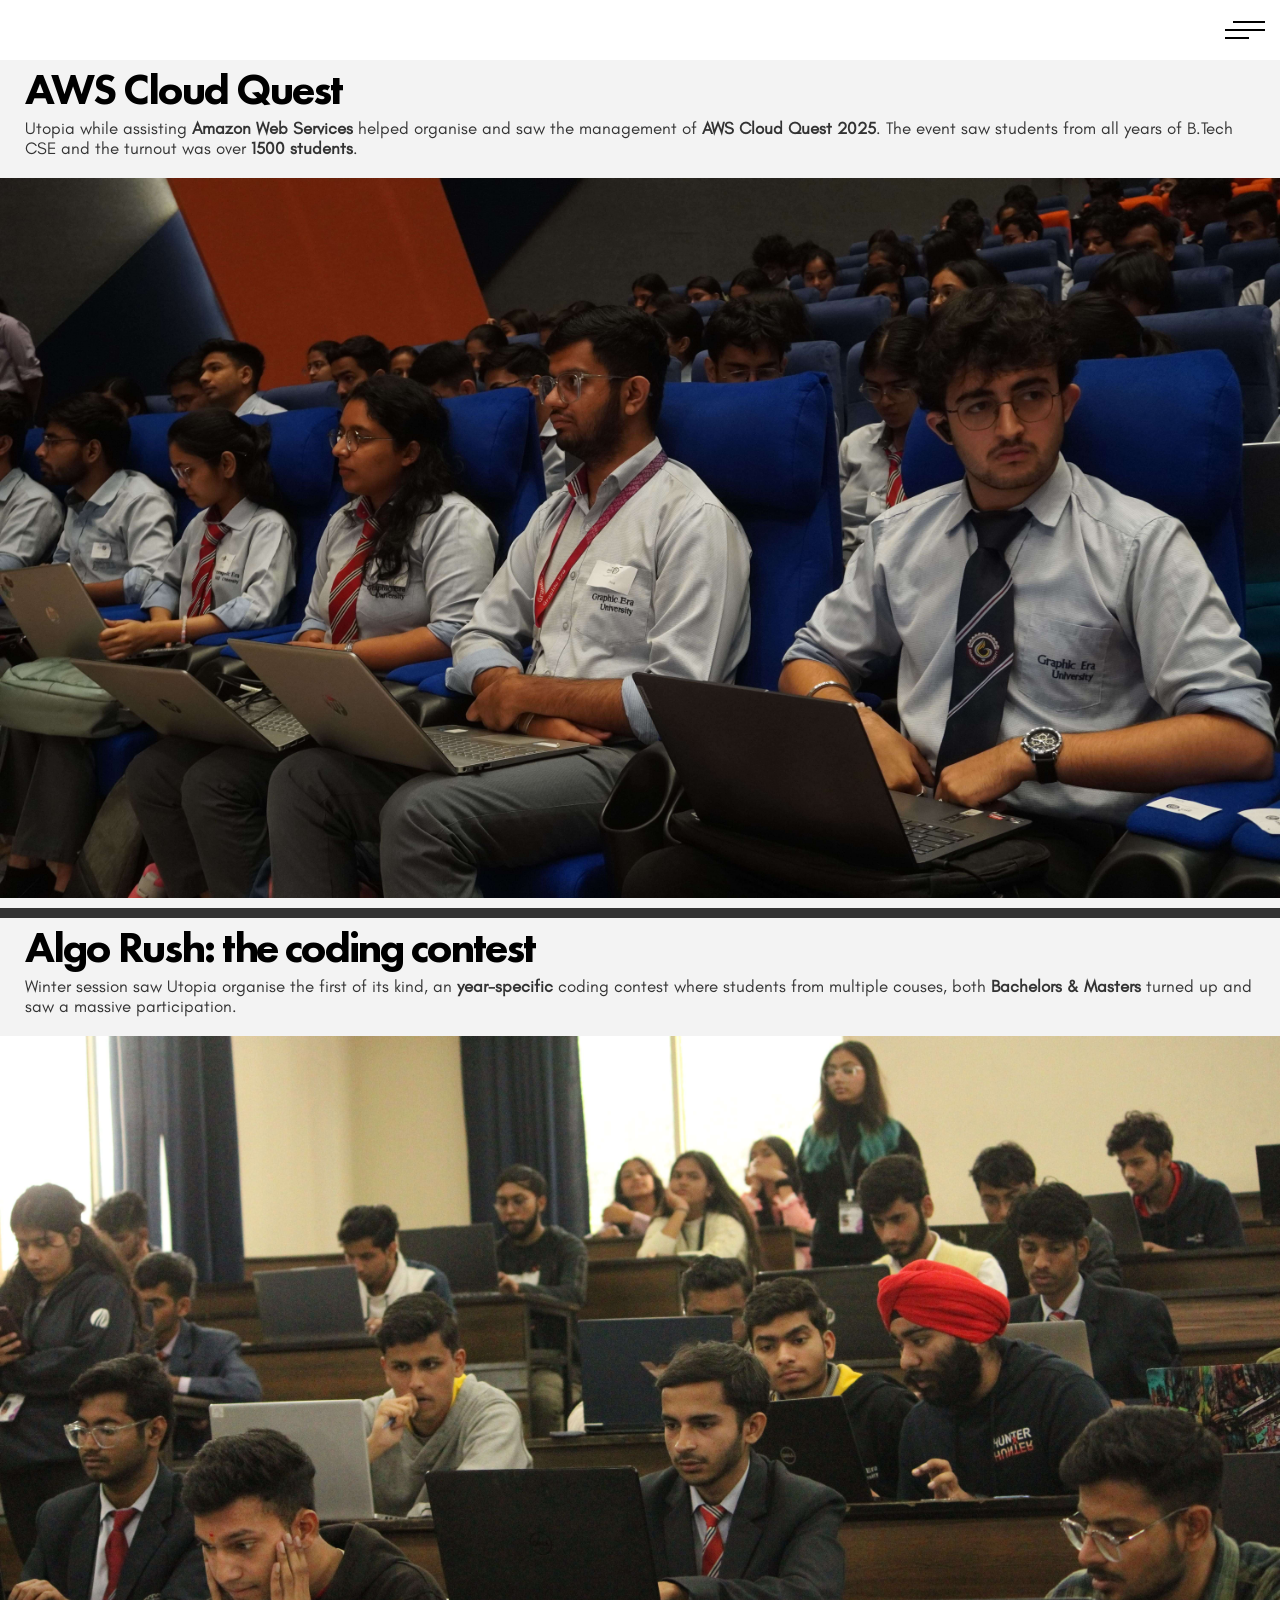
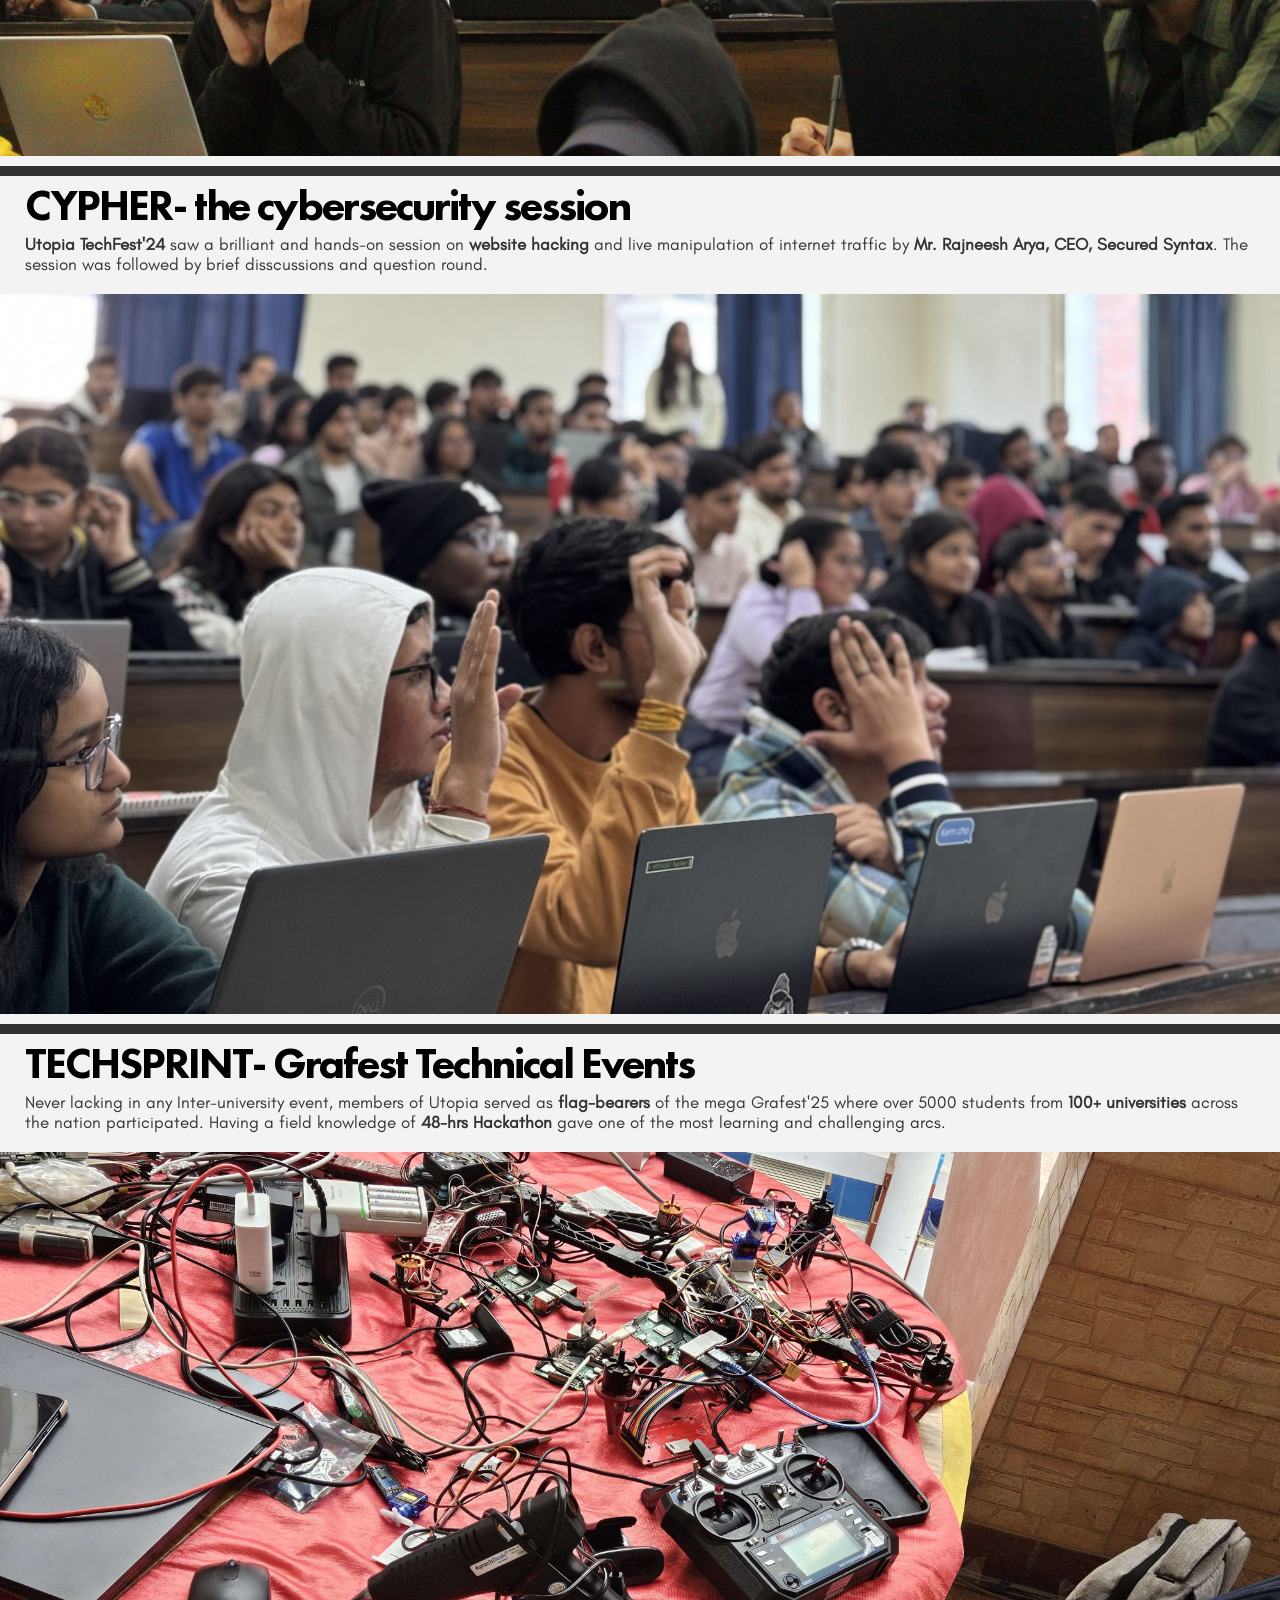
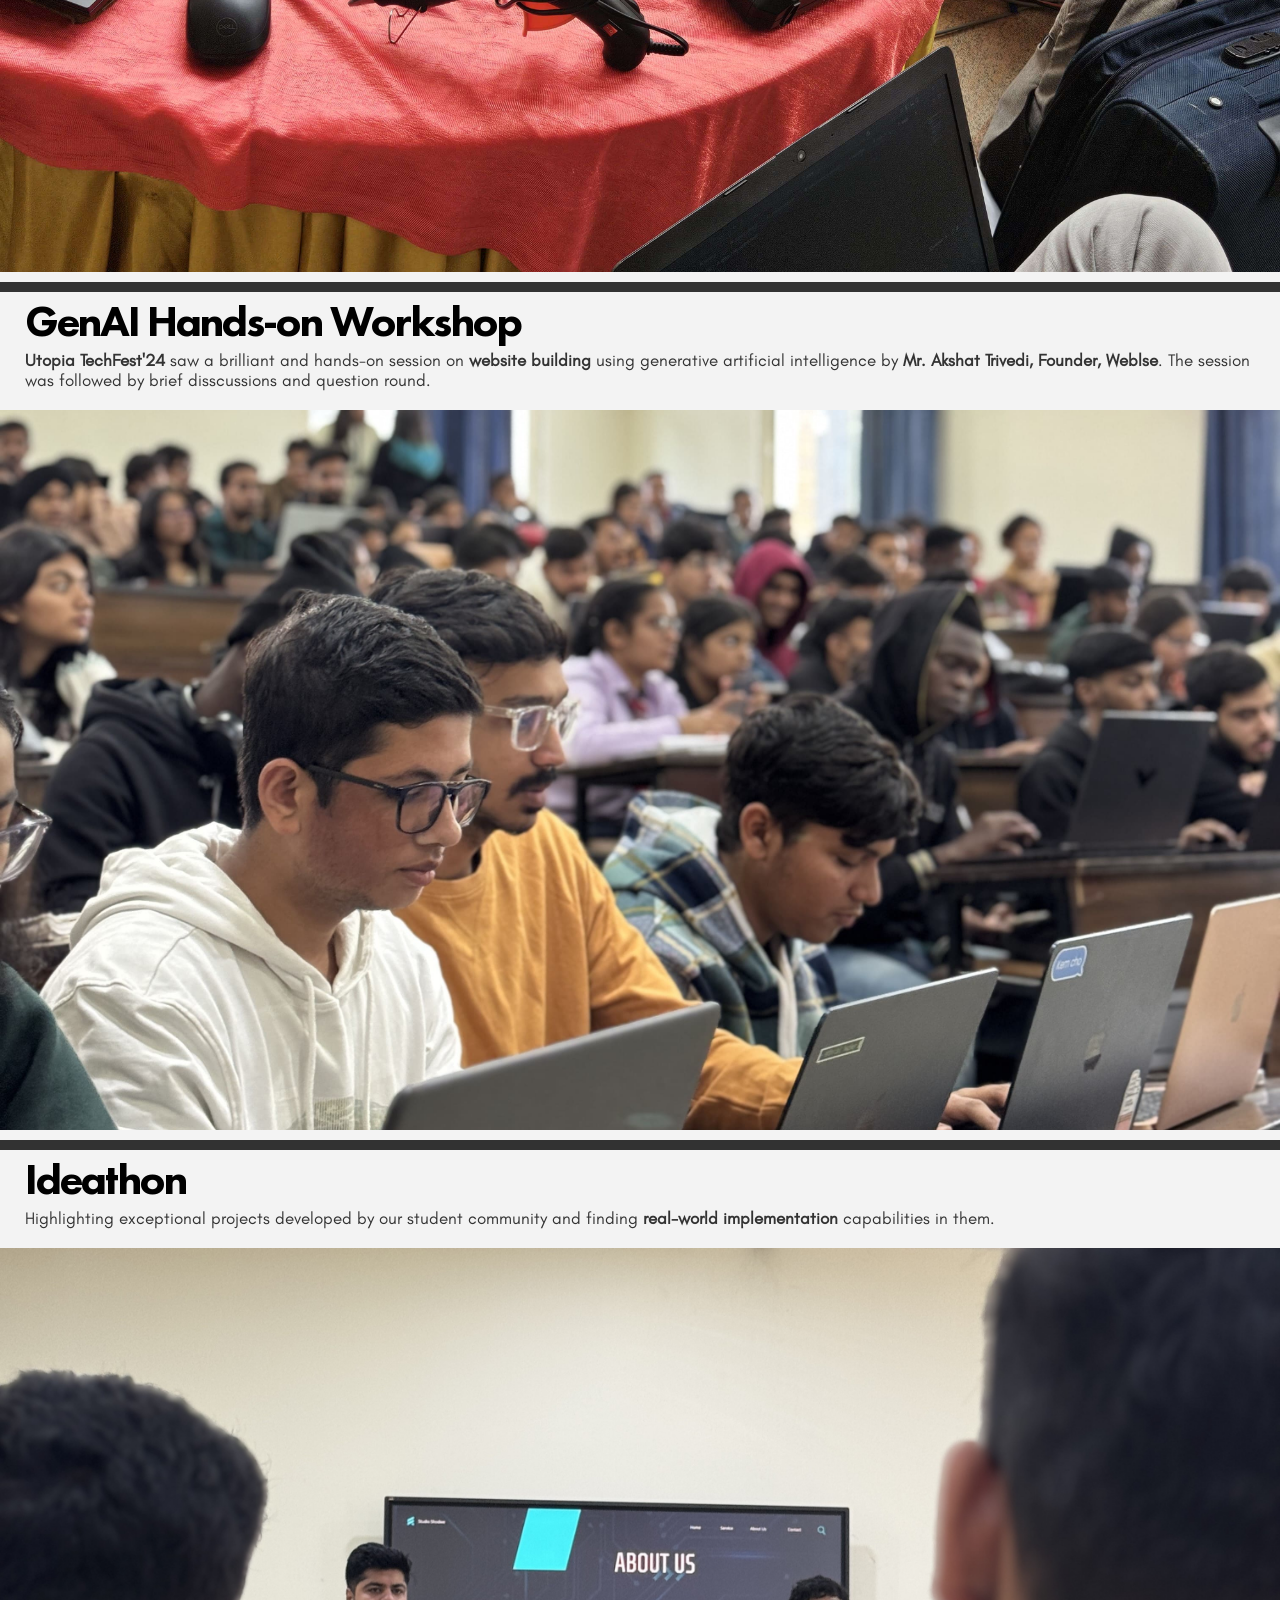
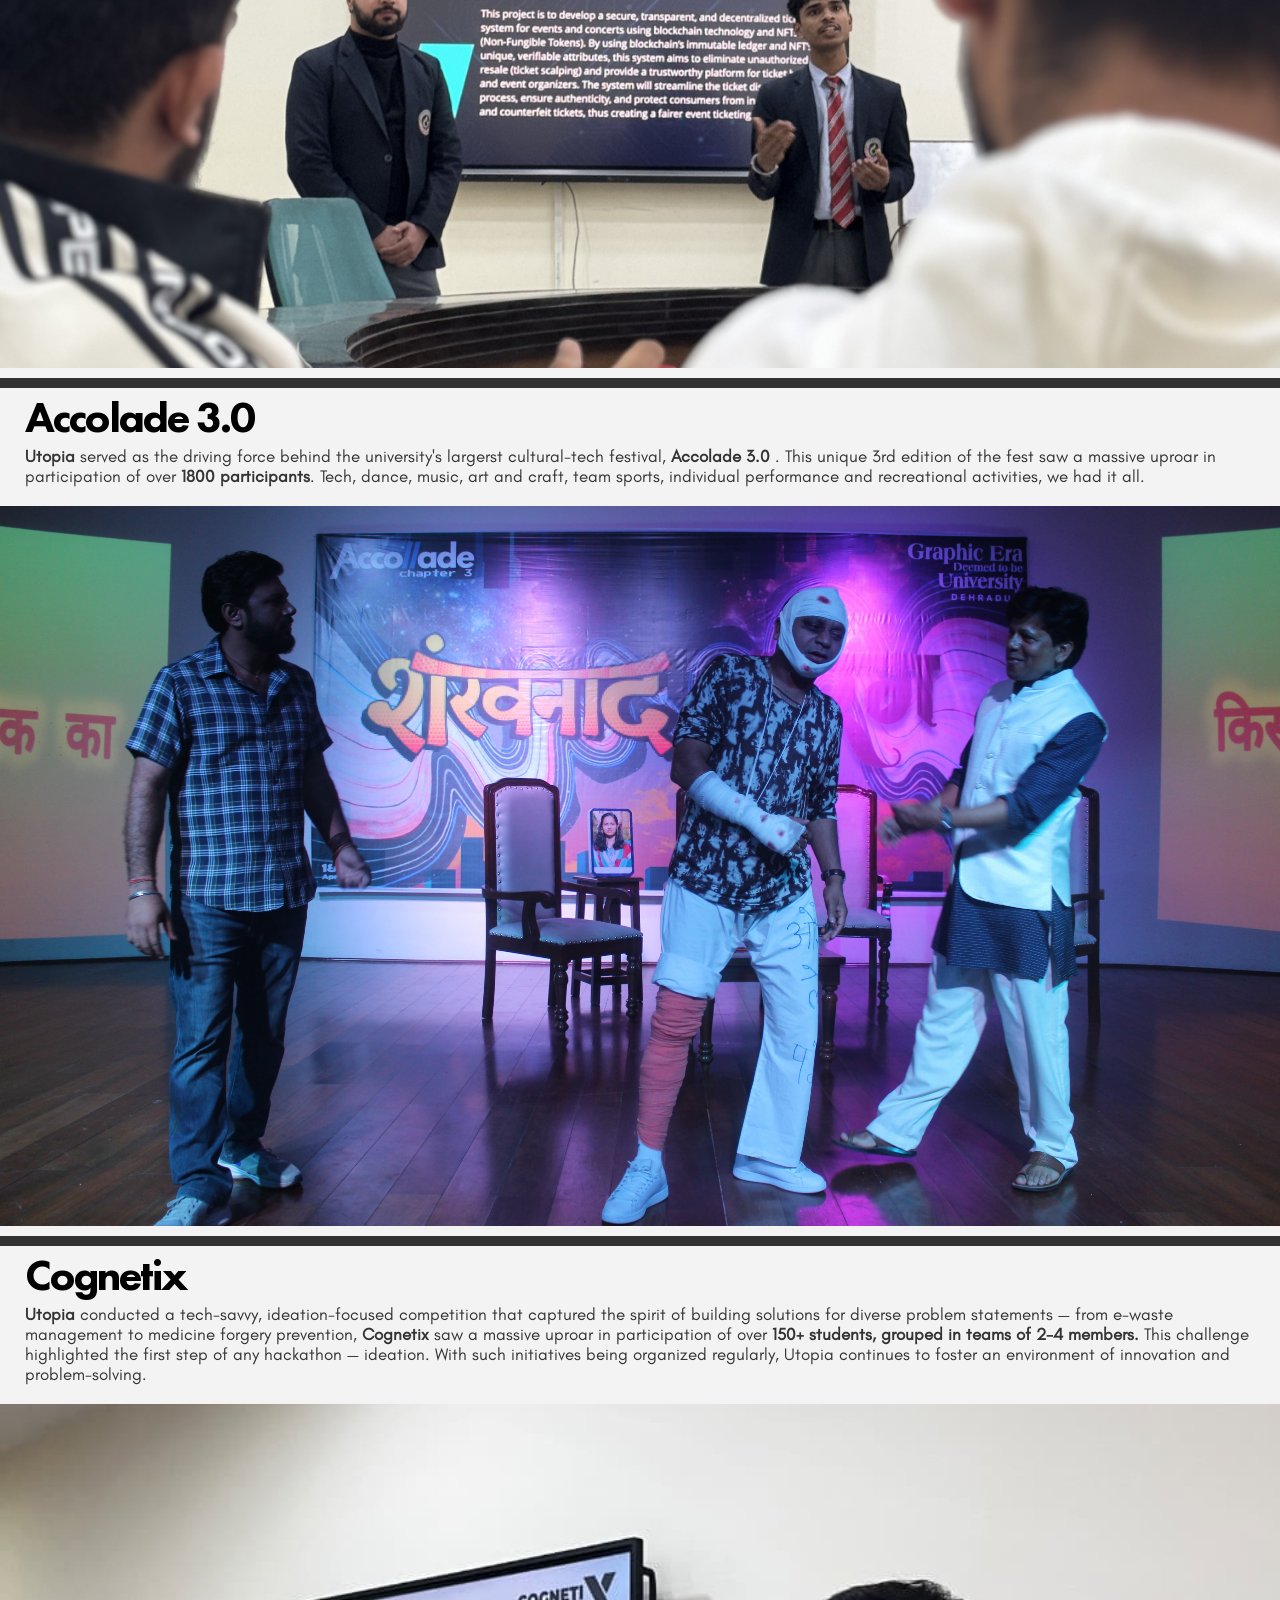
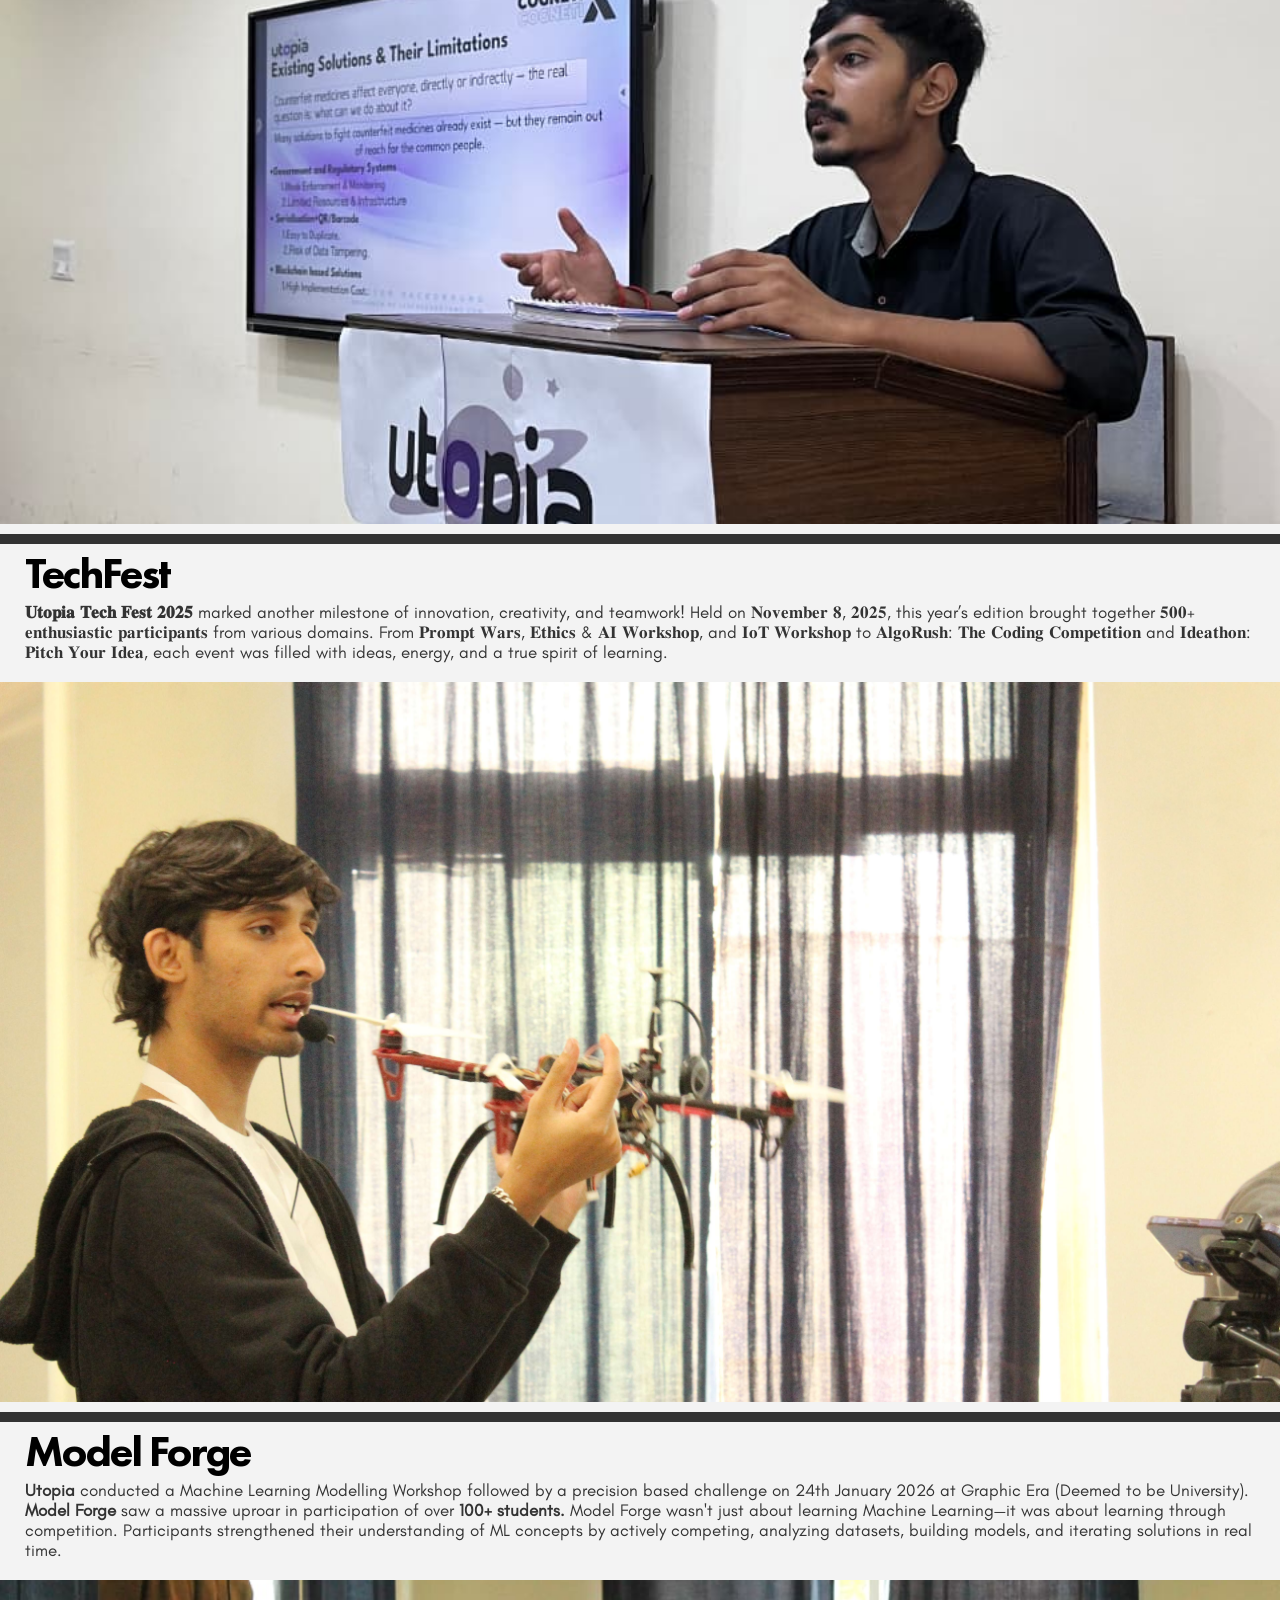
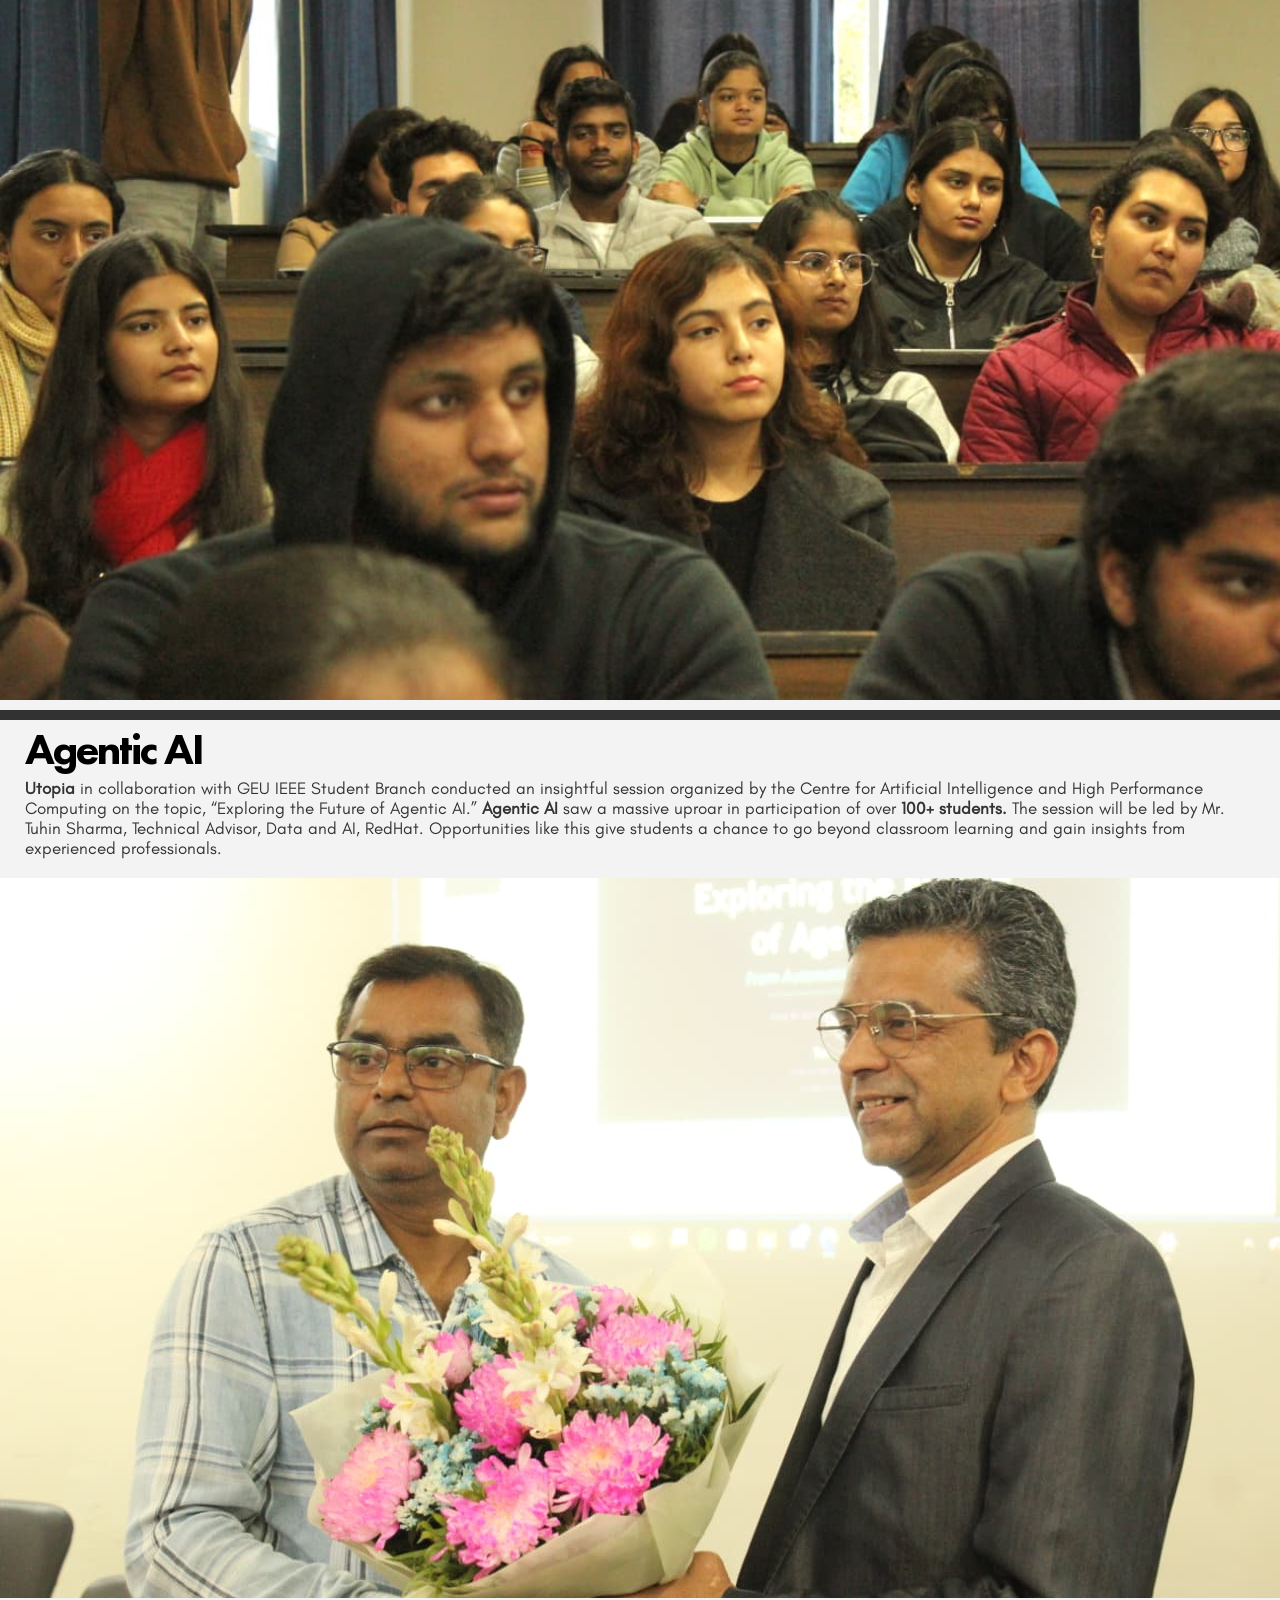
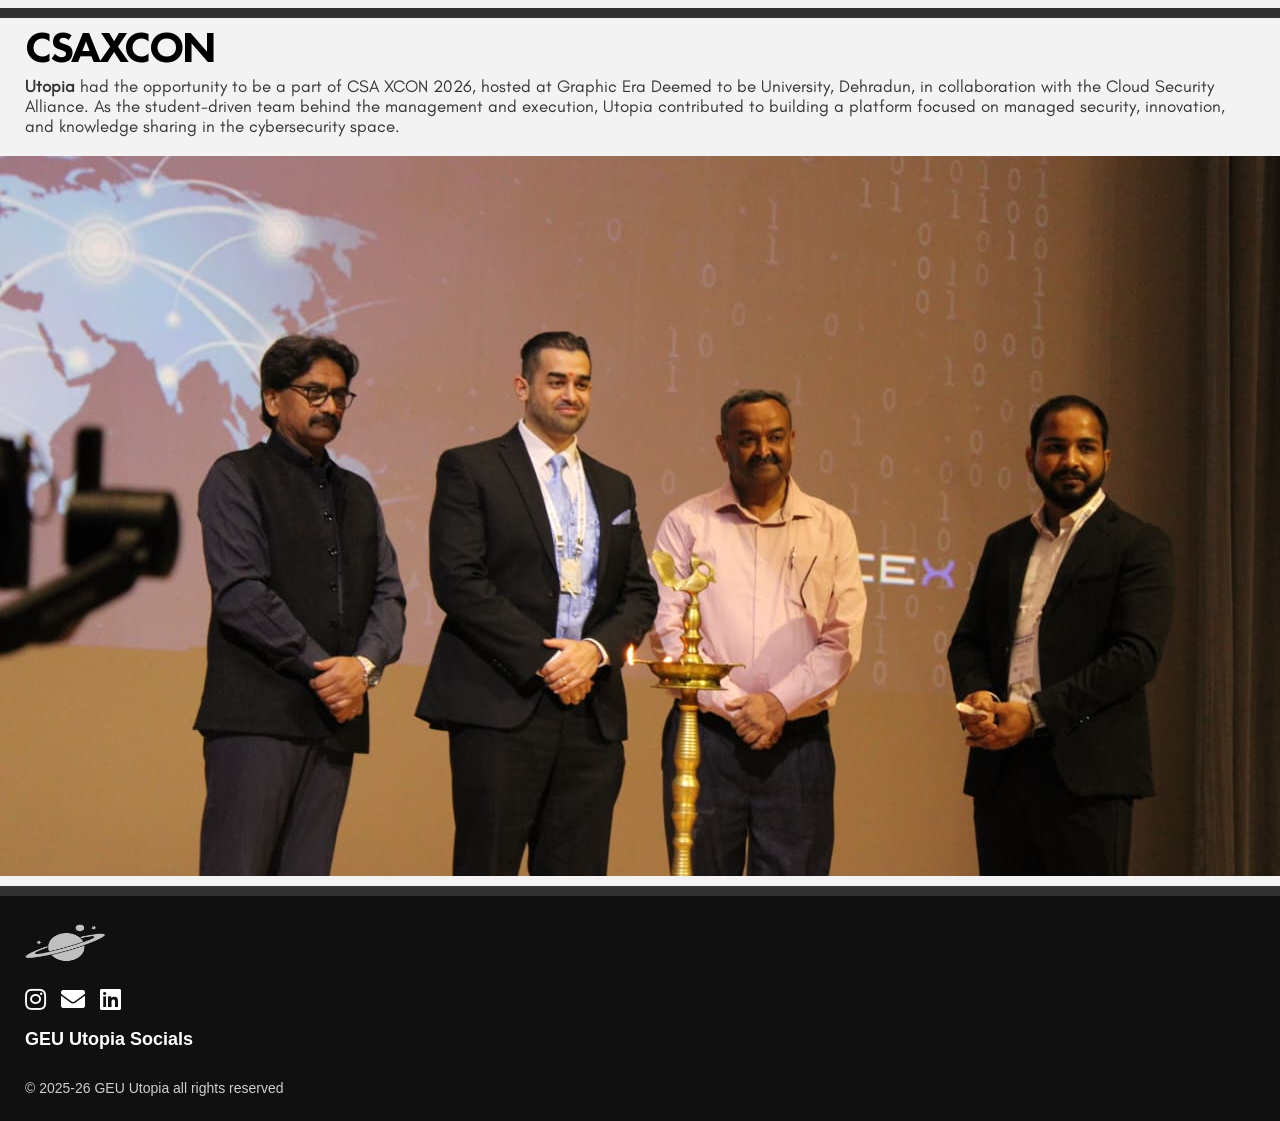
<file: utopia website/utopiawebsite.html>
<!DOCTYPE html>
<html lang="en">

<head>
    <link rel="icon" href="assets/uticon.png" type="image/png">

    <meta charset="UTF-8">
    <meta name="viewport" content="width=device-width, initial-scale=1.0">
    <title>Events</title>
    <link rel="stylesheet" href="css/eventcs.css">
    <link rel="stylesheet" href="https://cdnjs.cloudflare.com/ajax/libs/font-awesome/5.15.4/css/all.min.css">
</head>

<body>
    <nav id="navbar">
        <a href="index.html" style="display: flex; align-items: center;">
            <img src="assets/logozoom.png" alt="Logo" id="nav-logo">
        </a>
        <div class="hamburger">
            <div class="line line1"></div>
            <div class="line line2"></div>
            <div class="line line3"></div>
        </div>
    </nav>
    <div class="menu-overlay">
        <div class="menu-content">
            <ul>
                <li><a href="index.html">Home</a></li>
                <li><a href="events.html">Events</a></li>
                <li><a href="#" onclick="navigateToSection('founder')">Vision</a></li>
                <li><a href="#" onclick="navigateToSection('team')">Team</a></li>
            </ul>
        </div>
    </div>

    <script>
        function navigateToSection(sectionId) {
            // Store the section ID in sessionStorage
            sessionStorage.setItem('scrollTo', sectionId);
            // Navigate to index.html
            window.location.href = 'index.html';
        }

        // This would go in your index.html's JavaScript

    </script>

    <div class="content" style="height: auto; background-color:#323232">

        <div class="classicdiv" id="aws-cloud-quest">
            <div class="text-big">AWS Cloud Quest</div>
            <div class="text-exp">Utopia while assisting <strong>Amazon Web Services </strong>helped organise and saw
                the management of <strong>AWS Cloud Quest 2025</strong>. The event saw students from all years of B.Tech
                CSE and the turnout was over <strong>1500 students</strong>.</div>
            <div class="carousel-container">
                <div class="carousel">
                    <div class="carousel-slide">
                        <img src="assets/img/home11.jpg" alt="AWS Cloud Quest">
                    </div>
                    <div class="carousel-slide">
                        <img src="assets/img/11B02756.jpg" alt="TECHSPRINT">
                    </div>
                    <div class="carousel-slide">
                        <img src="assets/img/11B02806.jpg">
                    </div>
                    <div class="carousel-slide">
                        <img src="assets/img/11B02872.jpg">
                    </div>
                    <div class="carousel-slide">
                        <img src="assets/img/home.jpg">
                    </div>
                    <div class="carousel-slide">
                        <img src="assets/img/home21.jpg">
                    </div>
                </div>
            </div>
        </div>

        <!-- ClassicDiv 2 -->
        <div class="classicdiv" id="algo-rush">
            <div class="text-big">Algo Rush: the coding contest</div>
            <div class="text-exp">Winter session saw Utopia organise the first of its kind, an
                <strong>year-specific</strong> coding contest where students from multiple couses, both
                <strong>Bachelors & Masters</strong> turned up and saw a massive participation.
            </div>
            <div class="carousel-container">
                <div class="carousel">
                    <div class="carousel-slide">
                        <img src="assets/img/IMG_3807.jpg" alt="Ideathon">
                    </div>
                    <div class="carousel-slide">
                        <img src="assets/img/IMG_5304.jpg" alt="Accolade">
                    </div>
                    <div class="carousel-slide">
                        <img src="assets/img/IMG_3808.jpg" alt="Accolade">
                    </div>
                </div>
            </div>
        </div>

        <!-- ClassicDiv 3 -->
        <div class="classicdiv" id="cypher">
            <div class="text-big">CYPHER- the cybersecurity session</div>
            <div class="text-exp"><strong>Utopia TechFest'24</strong> saw a brilliant and hands-on session on
                <strong>website hacking</strong> and live manipulation of internet traffic by <strong>Mr. Rajneesh Arya,
                    CEO, Secured Syntax</strong>. The session was followed by brief disscussions and question round.
            </div>
            <div class="carousel-container">
                <div class="carousel">
                    <div class="carousel-slide">
                        <img src="assets/img/home4.jpeg" alt="TechFest">
                    </div>
                    <div class="carousel-slide">
                        <img src="assets/img/IMG_20250710_171814.jpg" alt="TechFest">
                    </div>

                    <div class="carousel-slide">
                        <img src="assets/img/IMG_5817.jpg" alt="Coding Contest">
                    </div>
                </div>
            </div>
        </div>


        <!-- ClassicDiv 4 -->
        <div class="classicdiv" id="techsprint">
            <div class="text-big">TECHSPRINT- Grafest Technical Events</div>
            <div class="text-exp">Never lacking in any Inter-university event, members of Utopia served as
                <strong>flag-bearers</strong> of the mega Grafest'25 where over 5000 students from <strong>100+
                    universities</strong> across the nation participated. Having a field knowledge of <strong>48-hrs
                    Hackathon</strong> gave one of the most learning and challenging arcs.
            </div>
            <div class="carousel-container">
                <div class="carousel">
                    <div class="carousel-slide">
                        <img src="assets/img/20250502_123354.jpg" alt="Project 1">
                    </div>
                    <div class="carousel-slide">
                        <img src="assets/img/20250502_123724.jpg" alt="Project 2">
                    </div>

                    <div class="carousel-slide">
                        <img src="assets/img/20250503_123627.jpg" alt="Project 2">
                    </div>
                    <div class="carousel-slide">
                        <img src="assets/img/home3.jpg" alt="Project 2">
                    </div>
                    <div class="carousel-slide">
                        <img src="assets/img/20250502_135018.jpg" alt="Project 2">
                    </div>
                </div>
            </div>
        </div>

        <!-- ClassicDiv 3 -->
        <div class="classicdiv" id="genai-workshop">
            <div class="text-big">GenAI Hands-on Workshop</div>
            <div class="text-exp"><strong>Utopia TechFest'24</strong> saw a brilliant and hands-on session on
                <strong>website building </strong>using generative artificial intelligence by <strong>Mr. Akshat
                    Trivedi, Founder, Weblse</strong>. The session was followed by brief disscussions and question
                round.
            </div>
            <div class="carousel-container">
                <div class="carousel">
                    <div class="carousel-slide">
                        <img src="assets/img/IMG_5864.jpg" alt="TechFest">
                    </div>
                    <div class="carousel-slide">
                        <img src="assets/img/IMG_5914.jpg" alt="TechFest">
                    </div>

                    <div class="carousel-slide">
                        <img src="assets/img/IMG_5838.jpg" alt="Coding Contest">
                    </div>
                </div>
            </div>
        </div>

        <!-- ClassicDiv 4 -->
        <div class="classicdiv" id="ideathon">
            <div class="text-big">Ideathon</div>
            <div class="text-exp">Highlighting exceptional projects developed by our student community and finding
                <strong>real-world implementation</strong> capabilities in them.
            </div>
            <div class="carousel-container">
                <div class="carousel">
                    <div class="carousel-slide">
                        <img src="assets/img/IMG_3537.jpg" alt="Project 1">
                    </div>
                    <div class="carousel-slide">
                        <img src="assets/img/IMG_6042.jpg" alt="Project 2">
                    </div>

                    <div class="carousel-slide">
                        <img src="assets/img/IMG_3621.jpg" alt="Project 2">
                    </div>
                    <div class="carousel-slide">
                        <img src="assets/img/IMG_20250710_171748.jpg" alt="Project 2">
                    </div>
                </div>
            </div>
        </div>
        <div class="classicdiv" id="accolade">
            <div class="text-big">Accolade 3.0</div>
            <div class="text-exp"><strong>Utopia </strong> served as the driving force behind the university's largerst
                cultural-tech festival, <strong>Accolade 3.0 </strong>. This unique 3rd edition of the fest saw a
                massive uproar in participation of over <strong>1800 participants</strong>. Tech, dance, music, art and
                craft, team sports, individual performance and recreational activities, we had it all.</div>
            <div class="carousel-container">
                <div class="carousel">
                    <div class="carousel-slide">
                        <img src="assets/img/DSC03824.jpg" alt="TechFest">
                    </div>
                    <div class="carousel-slide">
                        <img src="assets/img/DSC03046.jpg" alt="TechFest">
                    </div>

                    <div class="carousel-slide">
                        <img src="assets/img/IMG_6250.jpg" alt="Coding Contest">
                    </div>
                    <div class="carousel-slide">
                        <img src="assets/img/IMG_6018.jpg" alt="Coding Contest">
                    </div>
                    <div class="carousel-slide">
                        <img src="assets/img/IMG_6294.JPG" alt="Coding Contest">
                    </div>

                </div>
            </div>
        </div>
        <div class="classicdiv" id="accolade">
            <div class="text-big">Cognetix</div>
            <div class="text-exp"><strong>Utopia </strong> conducted a tech-savvy, ideation-focused competition that
                captured the spirit of building solutions for diverse problem statements — from e-waste management
                to
                medicine forgery prevention,
                <strong>Cognetix</strong> saw a
                massive uproar in participation of over <strong> 150+ students, grouped in teams of 2-4 members.
                </strong>This challenge highlighted the first step of any hackathon — ideation. With such
                initiatives
                being organized regularly, Utopia continues to foster an environment of innovation and
                problem-solving.
            </div>
            <div class="carousel-container">
                <div class="carousel">
                    <div class="carousel-slide">
                        <img src="assets/img/cog1.png" alt="TechFest">
                    </div>
                    <div class="carousel-slide">
                        <img src="assets/img/cog2.png" alt="TechFest">
                    </div>


                </div>
            </div>
        </div>

        <div class="classicdiv" id="CSAXCON">
            <div class="text-big">TechFest</div>
            <div class="text-exp"><strong>𝐔𝐭𝐨𝐩𝐢𝐚 𝐓𝐞𝐜𝐡 𝐅𝐞𝐬𝐭 𝟐𝟎𝟐𝟓 </strong> marked another milestone of
                innovation, creativity, and teamwork!
                Held on 𝐍𝐨𝐯𝐞𝐦𝐛𝐞𝐫 𝟖, 𝟐𝟎𝟐𝟓, this year’s edition brought together 𝟓𝟎𝟎+
                𝐞𝐧𝐭𝐡𝐮𝐬𝐢𝐚𝐬𝐭𝐢𝐜 𝐩𝐚𝐫𝐭𝐢𝐜𝐢𝐩𝐚𝐧𝐭𝐬 from various domains.
                From 𝐏𝐫𝐨𝐦𝐩𝐭 𝐖𝐚𝐫𝐬, 𝐄𝐭𝐡𝐢𝐜𝐬 & 𝐀𝐈 𝐖𝐨𝐫𝐤𝐬𝐡𝐨𝐩, and 𝐈𝐨𝐓 𝐖𝐨𝐫𝐤𝐬𝐡𝐨𝐩 to
                𝐀𝐥𝐠𝐨𝐑𝐮𝐬𝐡: 𝐓𝐡𝐞 𝐂𝐨𝐝𝐢𝐧𝐠 𝐂𝐨𝐦𝐩𝐞𝐭𝐢𝐭𝐢𝐨𝐧 and 𝐈𝐝𝐞𝐚𝐭𝐡𝐨𝐧: 𝐏𝐢𝐭𝐜𝐡 𝐘𝐨𝐮𝐫
                𝐈𝐝𝐞𝐚, each event was filled with ideas, energy, and a true spirit of learning.
            </div>
            <div class="carousel-container">
                <div class="carousel">
                    <div class="carousel-slide">
                        <img src="assets/img/techfest1.JPG" alt="TechFest">
                    </div>
                    <div class="carousel-slide">
                        <img src="assets/img/techfest2.JPG" alt="TechFest">
                    </div>

                    <div class="carousel-slide">
                        <img src="assets/img/techfest3.JPG" alt="TechFest">
                    </div>
                    <div class="carousel-slide">
                        <img src="assets/img/techfest4.JPG" alt="TechFest">
                    </div>


                </div>
            </div>
        </div>

        <div class="classicdiv" id="model-forge">
            <div class="text-big">Model Forge</div>
            <div class="text-exp"><strong>Utopia </strong> conducted a Machine Learning Modelling Workshop followed by a
                precision based challenge on 24th January 2026 at Graphic Era (Deemed to be University).

                <strong>Model Forge</strong> saw a
                massive uproar in participation of over <strong> 100+ students.
                </strong> Model Forge wasn't just about learning Machine Learning—it was about learning through
                competition.
                Participants strengthened their understanding of ML concepts by actively competing, analyzing datasets,
                building models, and iterating solutions in real time.

            </div>
            <div class="carousel-container">
                <div class="carousel">
                    <div class="carousel-slide">
                        <img src="assets/img/mod1.png" alt="Model Forge">
                    </div>
                    <div class="carousel-slide">
                        <img src="assets/img/mod2.png" alt="Model Forge">
                    </div>

                    <div class="carousel-slide">
                        <img src="assets/img/mod3.png" alt="Model Forge">
                    </div>
                    <div class="carousel-slide">
                        <img src="assets/img/mod5.png" alt="Model Forge">
                    </div>

                </div>
            </div>
        </div>

        <div class="classicdiv" id="Agentic AI">
            <div class="text-big">Agentic AI</div>
            <div class="text-exp"><strong>Utopia </strong> in collaboration with GEU IEEE Student Branch conducted an
                insightful session organized by the Centre for Artificial Intelligence and High Performance Computing on
                the
                topic, “Exploring the Future of Agentic AI.”

                <strong>Agentic AI</strong> saw a
                massive uproar in participation of over <strong> 100+ students.
                </strong>The session will be led by Mr. Tuhin Sharma, Technical Advisor, Data and AI, RedHat.
                Opportunities
                like this give students a chance to go beyond classroom learning and gain insights from experienced
                professionals.
            </div>
            <div class="carousel-container">
                <div class="carousel">
                    <div class="carousel-slide">
                        <img src="assets/img/agentic1.png" alt="Agentic AI">
                    </div>
                    <div class="carousel-slide">
                        <img src="assets/img/agentic2.png" alt="Agentic AI">
                    </div>

                    <div class="carousel-slide">
                        <img src="assets/img/agentic3.png" alt="Agentic AI">
                    </div>
                    <div class="carousel-slide">
                        <img src="assets/img/agentic4.png" alt="Agentic AI">
                    </div>
                    <div class="carousel-slide">
                        <img src="assets/img/agentic5.png" alt="Agentic AI">
                    </div>

                </div>
            </div>


        </div>

        <div class="classicdiv" id="CSAXCON">
            <div class="text-big">CSAXCON</div>
            <div class="text-exp"><strong>Utopia </strong> had the opportunity to be a part of CSA
                XCON 2026, hosted at Graphic Era Deemed to be University, Dehradun, in collaboration with the
                Cloud Security Alliance.

                As the student-driven team behind the management and execution, Utopia contributed to building a
                platform
                focused on managed security, innovation, and knowledge sharing in the cybersecurity space.
            </div>
            <div class="carousel-container">
                <div class="carousel">
                    <div class="carousel-slide">
                        <img src="assets/img/csa1.png" alt="CSAXCON">
                    </div>
                    <div class="carousel-slide">
                        <img src="assets/img/csa2.png" alt="CSAXCON">
                    </div>

                    <div class="carousel-slide">
                        <img src="assets/img/csa3.png" alt="CSAXCON">
                    </div>
                    <div class="carousel-slide">
                        <img src="assets/img/csa4.png" alt="CSAXCON">
                    </div>
                    <div class="carousel-slide">
                        <img src="assets/img/csa5.png" alt="CSAXCON">
                    </div>
                    <div class="carousel-slide">
                        <img src="assets/img/csa6.png" alt="CSAXCON">
                    </div>

                </div>
            </div>
        </div>





        <div class="footer">
            <div class="footer-content">
                <div class="footer-left">
                    <div class="logo-space">
                        <img src="assets/saturn-removebg-preview.png" alt="Logo" class="footer-logo">
                    </div>
                    <div class="social-icons">
                        <a href="https://www.instagram.com/utopia.geu?utm_source=ig_web_button_share_sheet&igsh=ZDNlZDc0MzIxNw=="
                            class="social-icon"><i class="fab fa-instagram"></i></a>
                        <a href="mailto:utopiafest01@gmail.com" class="social-icon"><i class="fas fa-envelope"></i></a>
                        <a href="https://www.linkedin.com/in/utopia-geu-7516ba364" class="social-icon"><i
                                class="fab fa-linkedin"></i></a>
                    </div>
                    <div class="platform-name">
                        GEU Utopia Socials
                    </div>
                </div>
                <div class="footer-right">
                    <p>© 2025-26 GEU Utopia all rights reserved</p>
                </div>
            </div>
        </div>
    </div>

    <script src="js/eventjs.js"></script>
</body>

</html>
</file>
<file: utopia website/css/eventcs.css>
/* fonts.css */
@font-face {
    font-family: 'Bernoru';
    src: url('../assets/fonts/bernoru-blackultraexpanded.woff') format('woff');
    font-weight: normal;
    font-style: normal;
    font-display: swap;
}

@font-face {
    font-family: 'Futura';
    src: url('../assets/fonts/Futura PT Heavy.woff') format('woff');
    font-weight: normal;
    font-style: normal;
    font-display: swap;
}

@font-face {
    font-family: 'Glacialreg';
    src: url('../assets/fonts/GlacialIndifference-Regular.woff') format('woff');
    font-weight: normal;
    font-style: normal;
    font-display: swap;
}

@font-face {
    font-family: 'Glacialbold';
    src: url('../assets/fonts/GlacialIndifference-Bold.woff') format('woff');
    font-weight: normal;
    font-style: normal;
    font-display: swap;
}

@font-face {
    font-family: 'Telegraf';
    src: url('../assets/fonts/PPTelegraf-Regular.woff') format('woff');
    font-weight: normal;
    font-style: normal;
    font-display: swap;
}

/* base.css */
* {
    margin: 0;
    padding: 0;
    box-sizing: border-box;
}

body {
    margin: 0;
    font-family: Arial, sans-serif;
    overflow-x: hidden;
}

/* navbar.css */
#navbar {
    position: fixed;
    top: 0;
    width: 100%;
    height: 60px;
    display: flex;
    justify-content: space-between;
    align-items: center;
    padding: 0 15px;
    background-color: transparent;
    transition: all 0.3s ease;
    z-index: 1000;
}

#navbar.scrolled {
    background-color: white;
    box-shadow: 0 2px 5px rgba(0,0,0,0.1);
}

#nav-logo {
    height: 50px;
    opacity: 0;
    transition: opacity 0.3s ease;
}

#navbar.scrolled #nav-logo {
    opacity: 1;
}

/* hamburger-menu.css */
.hamburger {
    display: flex;
    flex-direction: column;
    justify-content: space-between;
    height: 18px;
    width: 40px;
    cursor: pointer;
    z-index: 1001;
}

.line {
    height: 2px;
    background-color: black;
    transition: all 0.3s ease;
    transform-origin: center;
}

.line1 { width: 80%; align-self: flex-end; }
.line2 { width: 100%; }
.line3 { width: 60%; align-self: flex-start; }

.hamburger.active .line1 {
    transform: translateY(8px) rotate(45deg);
    width: 100%;
}

.hamburger.active .line2 {
    opacity: 0;
}

.hamburger.active .line3 {
    transform: translateY(-8px) rotate(-45deg);
    width: 100%;
}

/* menu-overlay.css */
.menu-overlay {
    position: fixed;
    top: 0;
    left: 0;
    width: 100%;
    height: 100%;
    background-color: #212121;
    padding-top: 75px;
    display: flex;
    flex-direction: column;
    justify-content: flex-start;
    opacity: 0;
    visibility: hidden;
    transition: opacity 0.4s ease, visibility 0.4s ease;
    z-index: 999;
}

.menu-overlay::before {
    content: "";
    position: absolute;
    top: 300px;
    left: 0;
    width: 380px;
    height: 380px;
    background-image: url('../assets/saturnhalf-removebg-preview.png');
    background-size: cover;
    background-position: center;
    z-index: 1000;
}

.menu-overlay.active {
    opacity: 1;
    visibility: visible;
}

.menu-content {
    margin-top: 10px;
    padding: 20px;
}

.menu-content ul {
    list-style: none;
}

.menu-content li {
    margin-bottom: 20px;
    transform: translateX(-100%);
    opacity: 0;
    transition: all 0.4s ease;
}

.menu-overlay.active .menu-content li {
    transform: translateX(0);
    opacity: 1;
}

/* Staggered animation for menu items */
.menu-overlay.active .menu-content li:nth-child(1) { transition-delay: 0.1s; }
.menu-overlay.active .menu-content li:nth-child(2) { transition-delay: 0.2s; }
.menu-overlay.active .menu-content li:nth-child(3) { transition-delay: 0.3s; }
.menu-overlay.active .menu-content li:nth-child(4) { transition-delay: 0.4s; }

.menu-content a {
    font-family: 'Bernoru';
    text-decoration: none;
    color: rgb(200, 200, 200);
    font-size: 28px;
    display: inline-block;
    transition: transform 0.3s ease;
}

.menu-content a:hover {
    transform: scale(1.05);
}

/* content.css */
.content {
    margin-top: 60px; /* Adjusted for navbar height */
    position: relative;
    overflow: hidden;
    height: auto;
}

/* classicdiv.css */
.classicdiv {
    position: relative;
    width: 100%;
    background: #f3f3f3;
    padding: 10px 0;
    margin-bottom: 10px; /* Reduced space between divs */
}

.text-small {
    font-family: 'Glacialbold';
    font-size: 17px;
    color: #333;
    padding: 10px 25px;
    text-decoration: underline;
}

.text-big {
    font-family: 'Futura';
    font-size: 44px;
    letter-spacing: -2px;
    font-weight: bold;
    color: #000000;
    line-height: 38px;
    padding: 0 25px 10px;
}

.text-exp {
    font-family: 'Glacialreg';
    font-size: 17px;
    color: #333;
    padding: 0 25px 20px;
}

/* carousel.css */
.carousel-container {
    width: 100%;
    overflow: hidden;
    position: relative;
}

.carousel {
    display: flex;
    transition: transform 0.5s ease-in-out;
}

.carousel-slide {
    min-width: 100%;
    position: relative;
}

.carousel-slide img {
    width: 100%;
    aspect-ratio: 16 / 9;
    object-fit: cover;
    object-position: center;
    display: block;
}

.text-img {
    position: absolute;
    left: 15px;
    bottom: 40px;
    font-family: 'Glacialreg';
    font-size: 15px;
    color: #fff;
    text-shadow: 1px 1px 3px rgba(0,0,0,0.8);
    z-index: 2;
}

.image-button {
    position: absolute;
    right: 15px;
    bottom: 10px;
    font-family: 'Glacialreg';
    background: rgba(243, 243, 243, 0.837);
    color: black;
    border: none;
    padding: 6px 10px;
    border-radius: 25px;
    font-size: 13px;
    box-shadow: 0 2px 5px rgba(0, 0, 0, 0.2);
    cursor: pointer;
    z-index: 2;
    transition: transform 0.2s ease;
}

.image-button:active {
    transform: scale(1.07);
    box-shadow: 0 1px 3px rgba(0, 0, 0, 0.2);
}

/* footer.css */
.footer {
    position: relative;
    width: 100%;
    background: #101010;
    color: white;
    font-family: Arial, sans-serif;
    padding: 25px;
    box-sizing: border-box;
}

.footer-content {
    display: flex;
    flex-direction: column;
    gap: 20px;
}

.footer-left {
    display: flex;
    flex-direction: column;
    align-items: flex-start;
    gap: 15px;
}

.logo-space {
    width: 80px;
    height: 40px;
    margin-bottom: 10px;
}

.footer-logo {
    width: 100%;
    height: auto;
}

.social-icons {
    display: flex;
    gap: 15px;
}

.social-icon {
    color: white;
    font-size: 24px;
    text-decoration: none;
}

.platform-name {
    font-size: 18px;
    font-weight: bold;
}

.footer-right {
    margin-top: 10px;
    font-size: 14px;
    opacity: 0.8;
}



/* Add this to your base.css or a new interactive.css file */
a, button, [role="button"], [tabindex], .clickable {
    -webkit-tap-highlight-color: transparent;
    -webkit-touch-callout: none;
    -webkit-user-select: none;
    -khtml-user-select: none;
    -moz-user-select: none;
    -ms-user-select: none;
    user-select: none;
    outline: none !important;
    text-decoration: none;
}

/* Specifically for anchor tags in your menu */
.menu-content a {
    -webkit-tap-highlight-color: rgba(0,0,0,0);
}

/* For buttons */
button, .image-button, .simp-button {
    -webkit-tap-highlight-color: rgba(0,0,0,0);
    border: none;
    background: none;
}

/* For hamburger menu */
.hamburger {
    -webkit-tap-highlight-color: rgba(0,0,0,0);
}

/* For logo link */
#navbar a {
    -webkit-tap-highlight-color: rgba(0,0,0,0);
}
</file>
